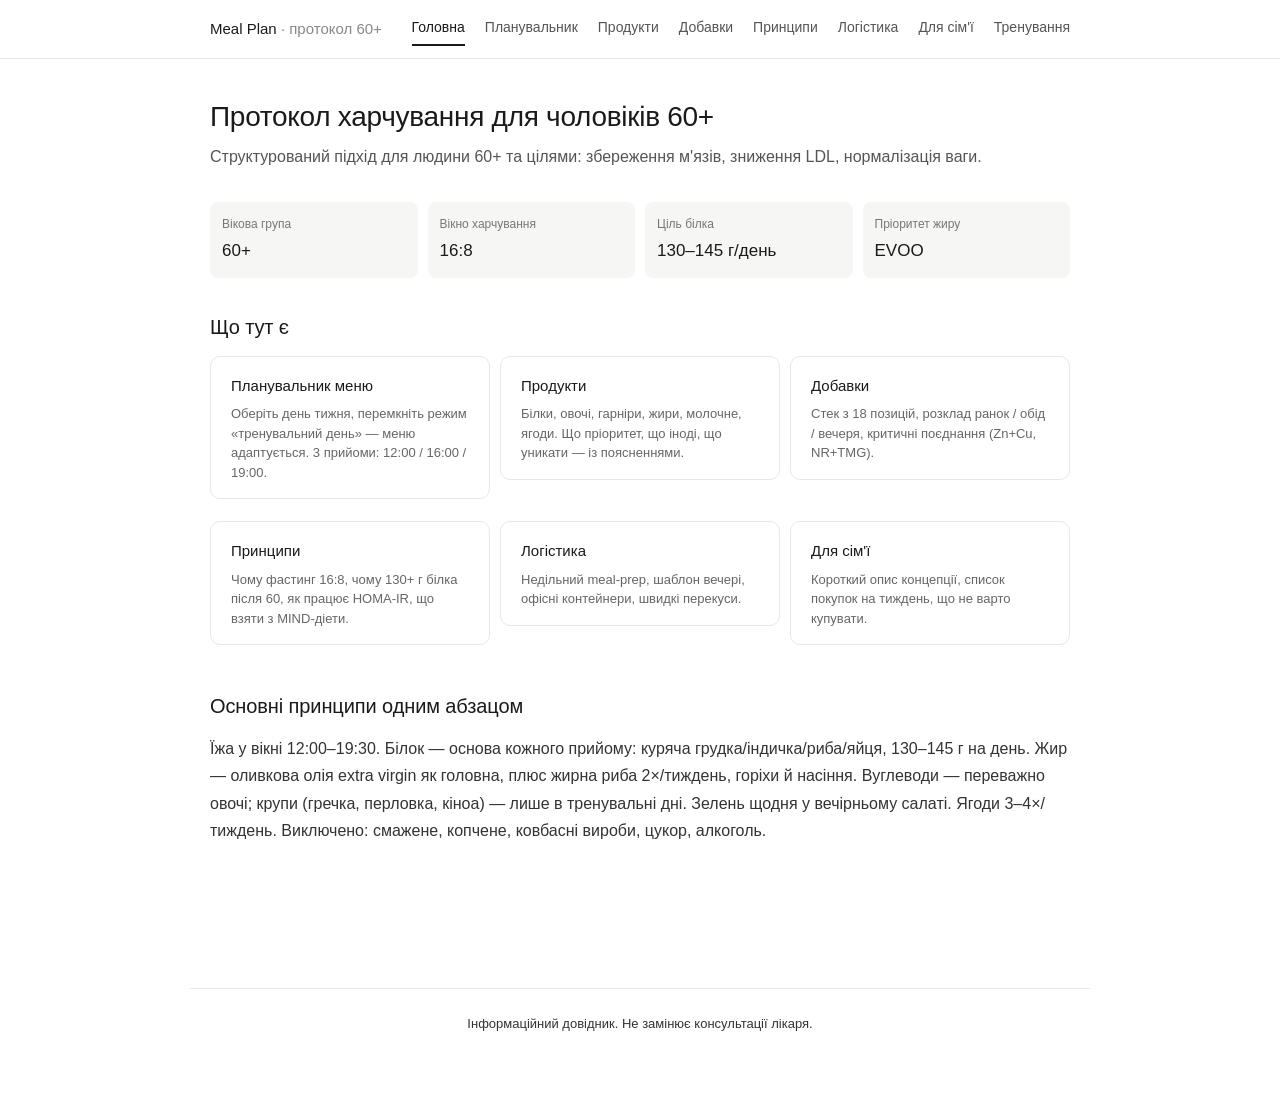
<file: index.html>
<!DOCTYPE html>
<html lang="uk">
<head>
  <meta charset="UTF-8">
  <meta name="viewport" content="width=device-width, initial-scale=1.0">
  <title>Головна · Meal Plan</title>
  <meta name="description" content="Протокол харчування для чоловіків 60+. Меню на тиждень, продукти, добавки, принципи.">
  <link rel="stylesheet" href="style.css">
</head>
<body>
<header class="topnav">
  <div class="topnav-inner">
    <a href="index.html" class="logo">Meal Plan <span>· протокол 60+</span></a>
    <button class="menu-toggle" aria-label="Меню">Меню</button>
    <nav class="navlinks">
      <a href="index.html" class="active">Головна</a>
      <a href="planner.html">Планувальник</a>
      <a href="products.html">Продукти</a>
      <a href="supplements.html">Добавки</a>
      <a href="principles.html">Принципи</a>
      <a href="recipes.html">Логістика</a>
      <a href="family.html">Для сім'ї</a>
      <a href="training.html">Тренування</a>
    </nav>
  </div>
</header>

<main class="container">

<h1>Протокол харчування для чоловіків 60+</h1>
<p class="lead">Структурований підхід для людини 60+ та цілями: збереження м'язів, зниження LDL, нормалізація ваги.</p>

<div class="metrics">
  <div class="metric"><div class="label">Вікова група</div><div class="value">60+</div></div>
  <div class="metric"><div class="label">Вікно харчування</div><div class="value">16:8</div></div>
  <div class="metric"><div class="label">Ціль білка</div><div class="value">130–145 г/день</div></div>
  <div class="metric"><div class="label">Пріоритет жиру</div><div class="value">EVOO</div></div>
</div>

<h2>Що тут є</h2>
<div class="card-grid">
  <a href="planner.html" style="text-decoration:none; color:inherit;">
    <div class="card">
      <div class="card-title"><strong>Планувальник меню</strong></div>
      <div class="card-sub">Оберіть день тижня, перемкніть режим «тренувальний день» — меню адаптується. 3 прийоми: 12:00 / 16:00 / 19:00.</div>
    </div>
  </a>
  <a href="products.html" style="text-decoration:none; color:inherit;">
    <div class="card">
      <div class="card-title"><strong>Продукти</strong></div>
      <div class="card-sub">Білки, овочі, гарніри, жири, молочне, ягоди. Що пріоритет, що іноді, що уникати — із поясненнями.</div>
    </div>
  </a>
  <a href="supplements.html" style="text-decoration:none; color:inherit;">
    <div class="card">
      <div class="card-title"><strong>Добавки</strong></div>
      <div class="card-sub">Стек з 18 позицій, розклад ранок / обід / вечеря, критичні поєднання (Zn+Cu, NR+TMG).</div>
    </div>
  </a>
  <a href="principles.html" style="text-decoration:none; color:inherit;">
    <div class="card">
      <div class="card-title"><strong>Принципи</strong></div>
      <div class="card-sub">Чому фастинг 16:8, чому 130+ г білка після 60, як працює HOMA-IR, що взяти з MIND-діети.</div>
    </div>
  </a>
  <a href="recipes.html" style="text-decoration:none; color:inherit;">
    <div class="card">
      <div class="card-title"><strong>Логістика</strong></div>
      <div class="card-sub">Недільний meal-prep, шаблон вечері, офісні контейнери, швидкі перекуси.</div>
    </div>
  </a>
  <a href="family.html" style="text-decoration:none; color:inherit;">
    <div class="card">
      <div class="card-title"><strong>Для сім'ї</strong></div>
      <div class="card-sub">Короткий опис концепції, список покупок на тиждень, що не варто купувати.</div>
    </div>
  </a>
</div>

<h2>Основні принципи одним абзацом</h2>
<p>Їжа у вікні 12:00–19:30. Білок — основа кожного прийому: куряча грудка/індичка/риба/яйця, 130–145 г на день. Жир — оливкова олія extra virgin як головна, плюс жирна риба 2×/тиждень, горіхи й насіння. Вуглеводи — переважно овочі; крупи (гречка, перловка, кіноа) — лише в тренувальні дні. Зелень щодня у вечірньому салаті. Ягоди 3–4×/тиждень. Виключено: смажене, копчене, ковбасні вироби, цукор, алкоголь.</p>

</main>

<footer class="footer container">
  <p>Інформаційний довідник. Не замінює консультації лікаря.</p>
</footer>

<script src="script.js"></script>
</body>
</html>
</file>
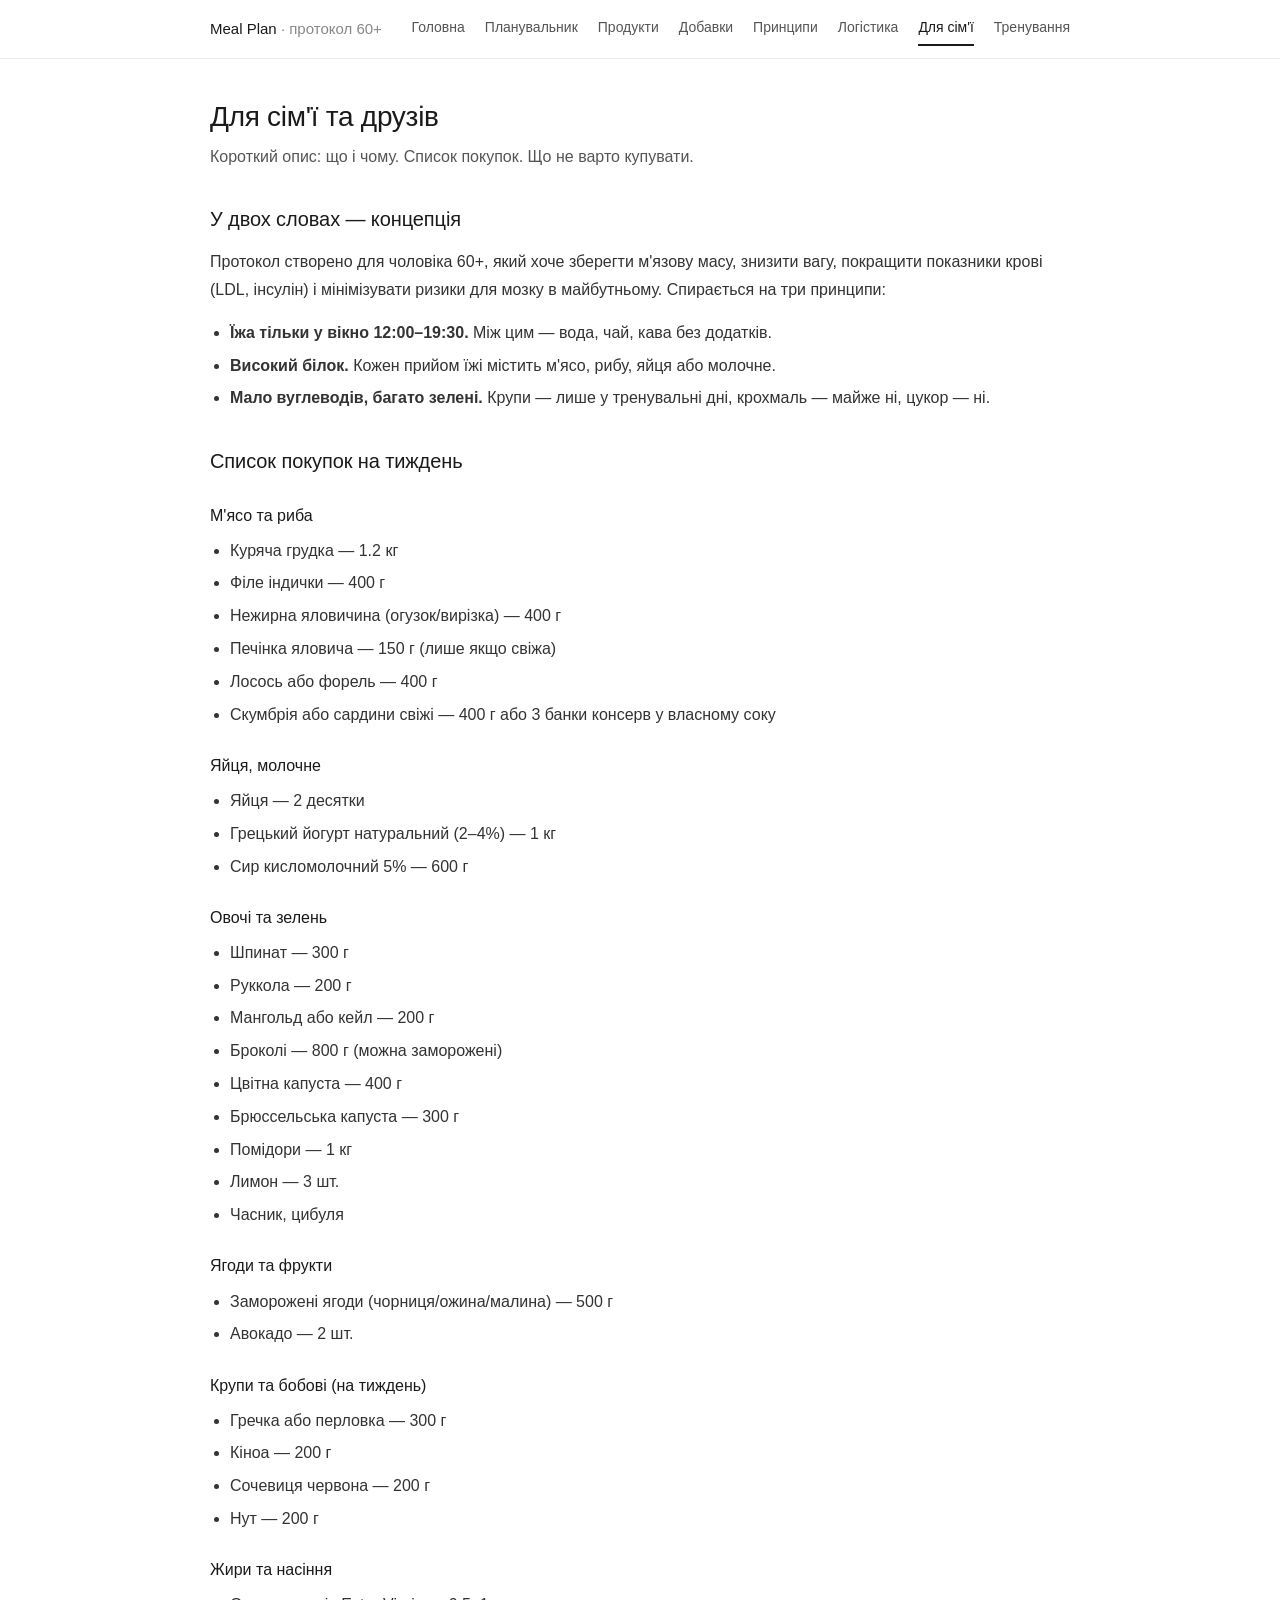
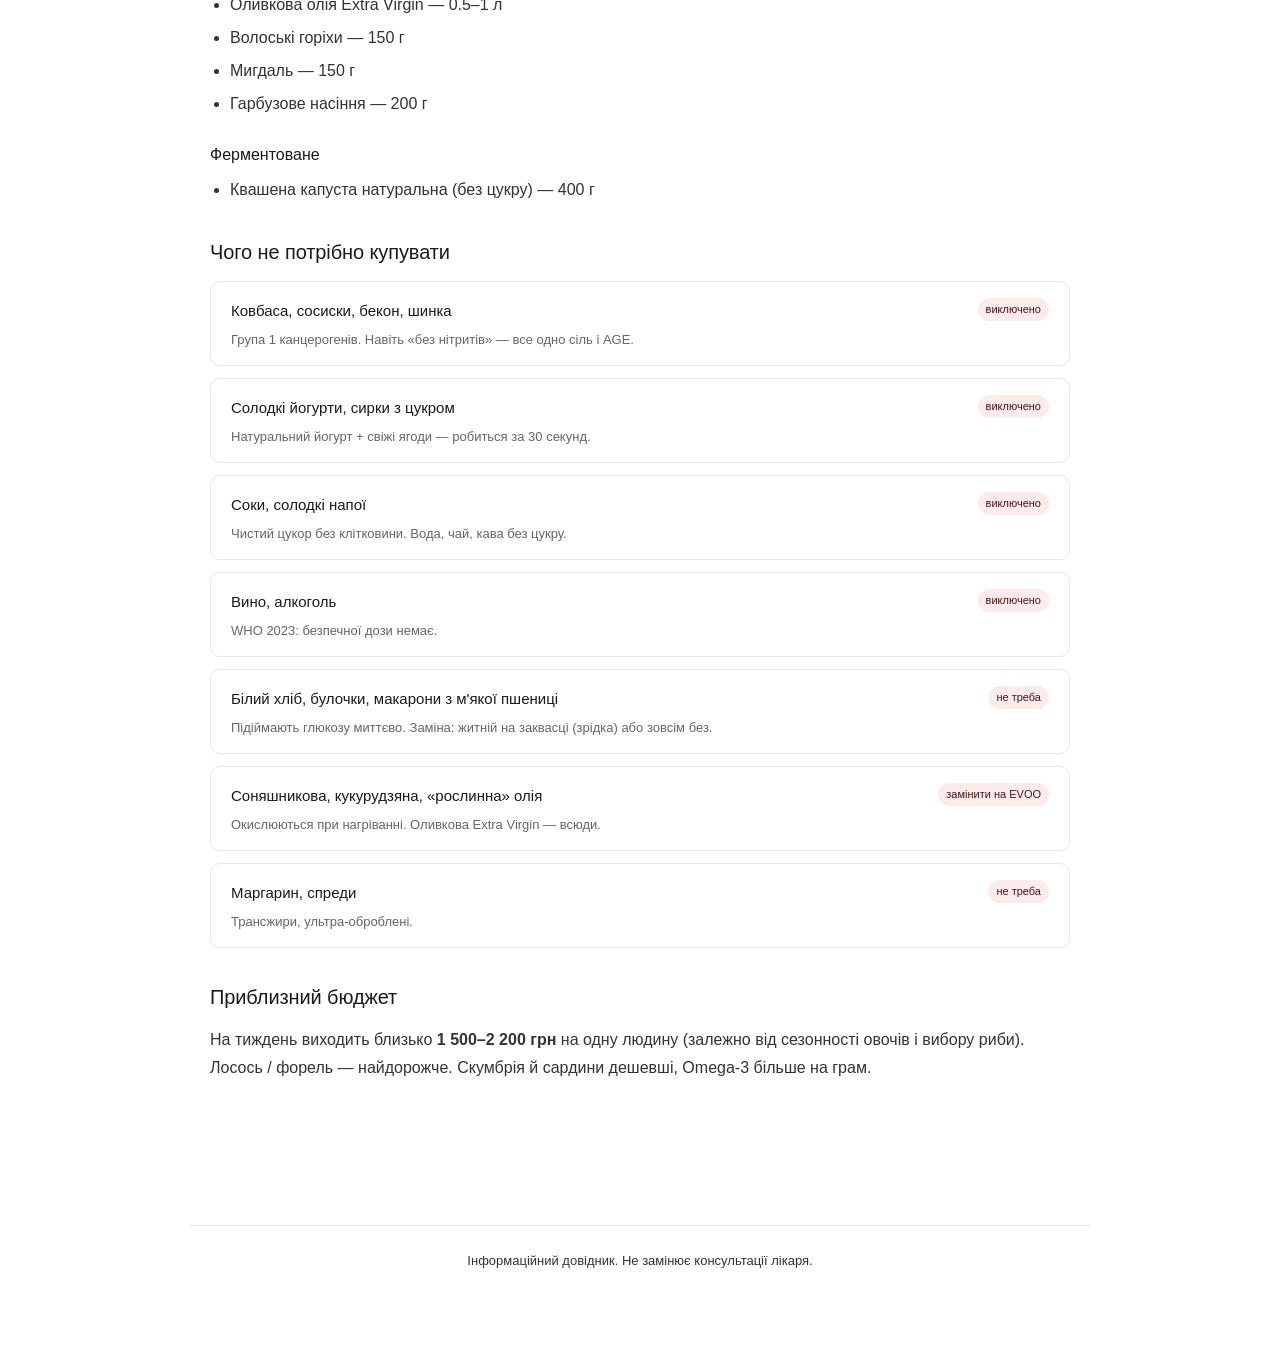
<file: family.html>
<!DOCTYPE html>
<html lang="uk">
<head>
  <meta charset="UTF-8">
  <meta name="viewport" content="width=device-width, initial-scale=1.0">
  <title>Для сім'ї · Meal Plan</title>
  <meta name="description" content="Протокол харчування для чоловіків 60+ з інсулінорезистентністю. Меню на тиждень, продукти, добавки, принципи.">
  <link rel="stylesheet" href="style.css">
</head>
<body>
<header class="topnav">
  <div class="topnav-inner">
    <a href="index.html" class="logo">Meal Plan <span>· протокол 60+</span></a>
    <button class="menu-toggle" aria-label="Меню">Меню</button>
    <nav class="navlinks">
      <a href="index.html">Головна</a>
      <a href="planner.html">Планувальник</a>
      <a href="products.html">Продукти</a>
      <a href="supplements.html">Добавки</a>
      <a href="principles.html">Принципи</a>
      <a href="recipes.html">Логістика</a>
      <a href="family.html" class="active">Для сім'ї</a>
      <a href="training.html">Тренування</a>
    </nav>
  </div>
</header>

<main class="container">

<h1>Для сім'ї та друзів</h1>
<p class="lead">Короткий опис: що і чому. Список покупок. Що не варто купувати.</p>

<h2>У двох словах — концепція</h2>
<p>Протокол створено для чоловіка 60+, який хоче зберегти м'язову масу, знизити вагу, покращити показники крові (LDL, інсулін) і мінімізувати ризики для мозку в майбутньому. Спирається на три принципи:</p>
<ul>
  <li><strong>Їжа тільки у вікно 12:00–19:30.</strong> Між цим — вода, чай, кава без додатків.</li>
  <li><strong>Високий білок.</strong> Кожен прийом їжі містить м'ясо, рибу, яйця або молочне.</li>
  <li><strong>Мало вуглеводів, багато зелені.</strong> Крупи — лише у тренувальні дні, крохмаль — майже ні, цукор — ні.</li>
</ul>

<h2>Список покупок на тиждень</h2>

<h3>М'ясо та риба</h3>
<ul>
  <li>Куряча грудка — 1.2 кг</li>
  <li>Філе індички — 400 г</li>
  <li>Нежирна яловичина (огузок/вирізка) — 400 г</li>
  <li>Печінка яловича — 150 г (лише якщо свіжа)</li>
  <li>Лосось або форель — 400 г</li>
  <li>Скумбрія або сардини свіжі — 400 г або 3 банки консерв у власному соку</li>
</ul>

<h3>Яйця, молочне</h3>
<ul>
  <li>Яйця — 2 десятки</li>
  <li>Грецький йогурт натуральний (2–4%) — 1 кг</li>
  <li>Сир кисломолочний 5% — 600 г</li>
</ul>

<h3>Овочі та зелень</h3>
<ul>
  <li>Шпинат — 300 г</li>
  <li>Руккола — 200 г</li>
  <li>Мангольд або кейл — 200 г</li>
  <li>Броколі — 800 г (можна заморожені)</li>
  <li>Цвітна капуста — 400 г</li>
  <li>Брюссельська капуста — 300 г</li>
  <li>Помідори — 1 кг</li>
  <li>Лимон — 3 шт.</li>
  <li>Часник, цибуля</li>
</ul>

<h3>Ягоди та фрукти</h3>
<ul>
  <li>Заморожені ягоди (чорниця/ожина/малина) — 500 г</li>
  <li>Авокадо — 2 шт.</li>
</ul>

<h3>Крупи та бобові (на тиждень)</h3>
<ul>
  <li>Гречка або перловка — 300 г</li>
  <li>Кіноа — 200 г</li>
  <li>Сочевиця червона — 200 г</li>
  <li>Нут — 200 г</li>
</ul>

<h3>Жири та насіння</h3>
<ul>
  <li>Оливкова олія Extra Virgin — 0.5–1 л</li>
  <li>Волоські горіхи — 150 г</li>
  <li>Мигдаль — 150 г</li>
  <li>Гарбузове насіння — 200 г</li>
</ul>

<h3>Ферментоване</h3>
<ul>
  <li>Квашена капуста натуральна (без цукру) — 400 г</li>
</ul>

<h2>Чого не потрібно купувати</h2>

<div class="card">
  <div class="card-title"><strong>Ковбаса, сосиски, бекон, шинка</strong><span class="badge badge-bad">виключено</span></div>
  <div class="card-sub">Група 1 канцерогенів. Навіть «без нітритів» — все одно сіль і AGE.</div>
</div>

<div class="card">
  <div class="card-title"><strong>Солодкі йогурти, сирки з цукром</strong><span class="badge badge-bad">виключено</span></div>
  <div class="card-sub">Натуральний йогурт + свіжі ягоди — робиться за 30 секунд.</div>
</div>

<div class="card">
  <div class="card-title"><strong>Соки, солодкі напої</strong><span class="badge badge-bad">виключено</span></div>
  <div class="card-sub">Чистий цукор без клітковини. Вода, чай, кава без цукру.</div>
</div>

<div class="card">
  <div class="card-title"><strong>Вино, алкоголь</strong><span class="badge badge-bad">виключено</span></div>
  <div class="card-sub">WHO 2023: безпечної дози немає.</div>
</div>

<div class="card">
  <div class="card-title"><strong>Білий хліб, булочки, макарони з м'якої пшениці</strong><span class="badge badge-bad">не треба</span></div>
  <div class="card-sub">Підіймають глюкозу миттєво. Заміна: житній на заквасці (зрідка) або зовсім без.</div>
</div>

<div class="card">
  <div class="card-title"><strong>Соняшникова, кукурудзяна, «рослинна» олія</strong><span class="badge badge-bad">замінити на EVOO</span></div>
  <div class="card-sub">Окислюються при нагріванні. Оливкова Extra Virgin — всюди.</div>
</div>

<div class="card">
  <div class="card-title"><strong>Маргарин, спреди</strong><span class="badge badge-bad">не треба</span></div>
  <div class="card-sub">Трансжири, ультра-оброблені.</div>
</div>

<h2>Приблизний бюджет</h2>
<p>На тиждень виходить близько <strong>1 500–2 200 грн</strong> на одну людину (залежно від сезонності овочів і вибору риби). Лосось / форель — найдорожче. Скумбрія й сардини дешевші, Omega-3 більше на грам.</p>

</main>

<footer class="footer container">
  <p>Інформаційний довідник. Не замінює консультації лікаря.</p>
</footer>

<script src="script.js"></script>
</body>
</html>
</file>
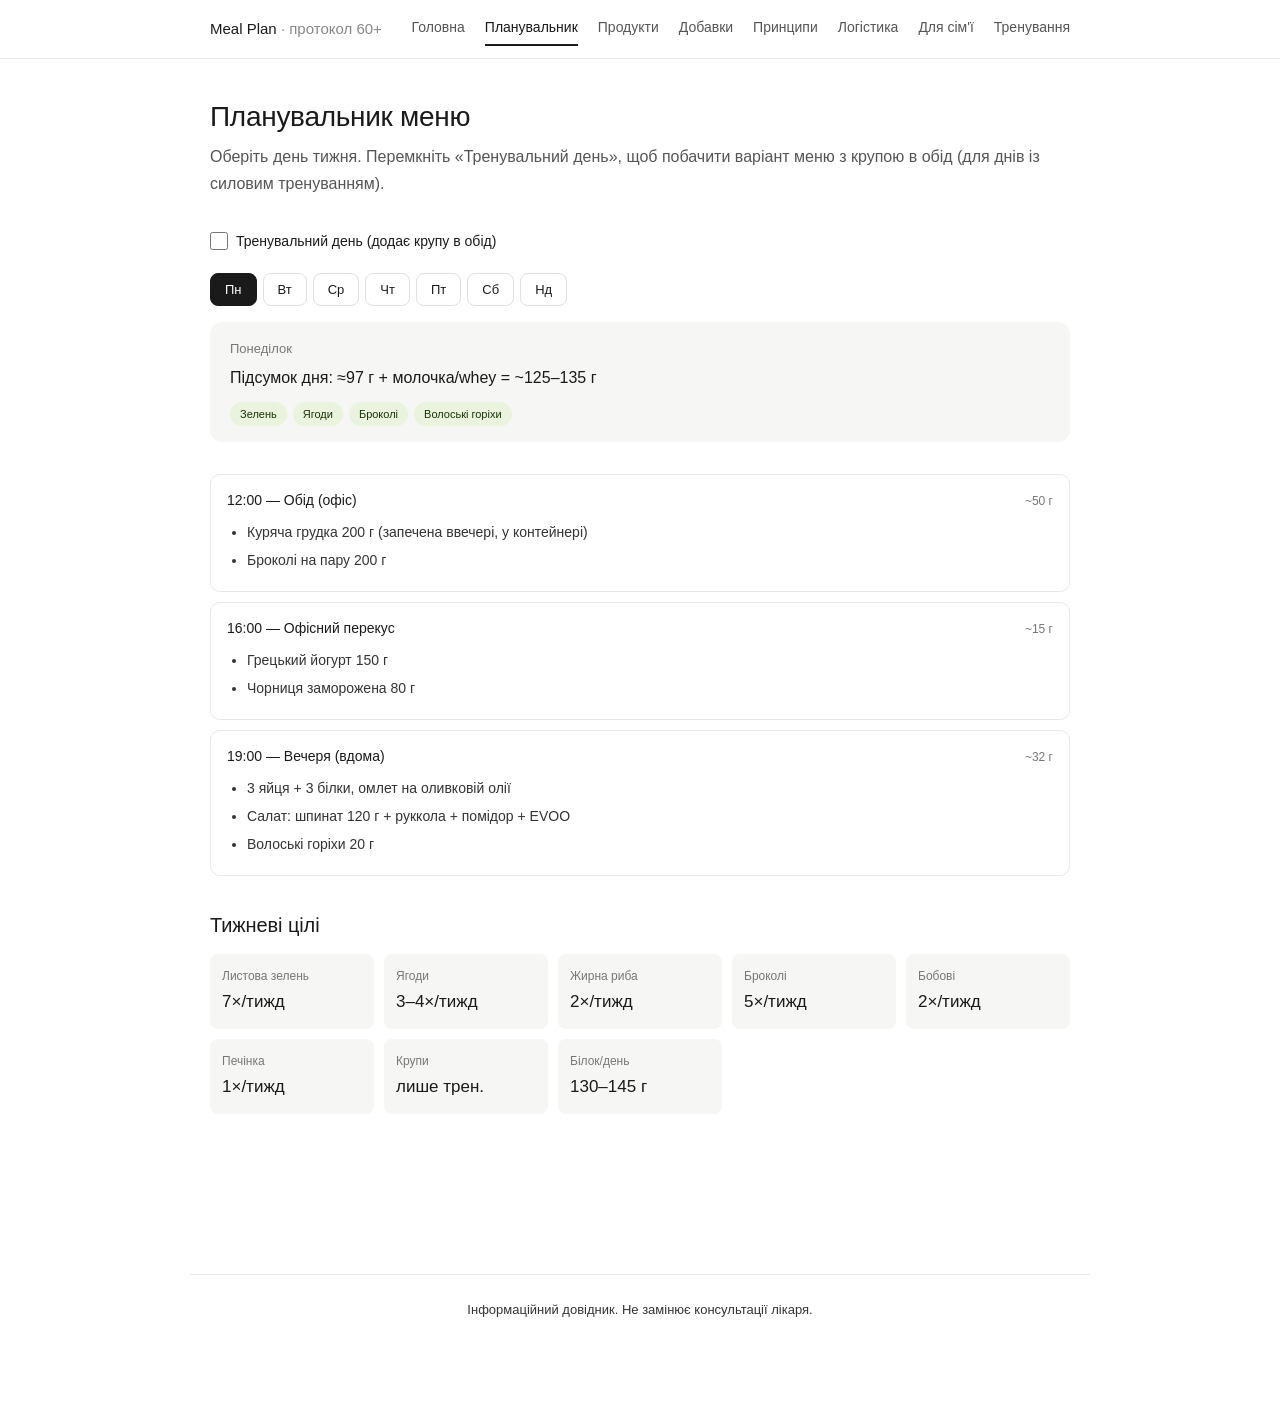
<file: planner.html>
<!DOCTYPE html>
<html lang="uk">
<head>
  <meta charset="UTF-8">
  <meta name="viewport" content="width=device-width, initial-scale=1.0">
  <title>Планувальник меню · Meal Plan</title>
  <meta name="description" content="Протокол харчування для чоловіків 60+ з інсулінорезистентністю. Меню на тиждень, продукти, добавки, принципи.">
  <link rel="stylesheet" href="style.css">
</head>
<body>
<header class="topnav">
  <div class="topnav-inner">
    <a href="index.html" class="logo">Meal Plan <span>· протокол 60+</span></a>
    <button class="menu-toggle" aria-label="Меню">Меню</button>
    <nav class="navlinks">
      <a href="index.html">Головна</a>
      <a href="planner.html" class="active">Планувальник</a>
      <a href="products.html">Продукти</a>
      <a href="supplements.html">Добавки</a>
      <a href="principles.html">Принципи</a>
      <a href="recipes.html">Логістика</a>
      <a href="family.html">Для сім'ї</a>
      <a href="training.html">Тренування</a>
    </nav>
  </div>
</header>

<main class="container">

<h1>Планувальник меню</h1>
<p class="lead">Оберіть день тижня. Перемкніть «Тренувальний день», щоб побачити варіант меню з крупою в обід (для днів із силовим тренуванням).</p>

<div style="display: flex; align-items: center; gap: 12px; margin-bottom: 1.25rem; flex-wrap: wrap;">
  <label style="display: flex; align-items: center; gap: 8px; cursor: pointer; font-size: 14px;">
    <input type="checkbox" id="training-toggle" style="width: 18px; height: 18px; cursor: pointer;">
    <span>Тренувальний день (додає крупу в обід)</span>
  </label>
</div>

<div class="day-btns">
  <button class="day-btn active" data-day="mon">Пн</button>
  <button class="day-btn" data-day="tue">Вт</button>
  <button class="day-btn" data-day="wed">Ср</button>
  <button class="day-btn" data-day="thu">Чт</button>
  <button class="day-btn" data-day="fri">Пт</button>
  <button class="day-btn" data-day="sat">Сб</button>
  <button class="day-btn" data-day="sun">Нд</button>
</div>

<div id="day-content"></div>

<h2>Тижневі цілі</h2>
<div class="metrics">
  <div class="metric"><div class="label">Листова зелень</div><div class="value">7×/тижд</div></div>
  <div class="metric"><div class="label">Ягоди</div><div class="value">3–4×/тижд</div></div>
  <div class="metric"><div class="label">Жирна риба</div><div class="value">2×/тижд</div></div>
  <div class="metric"><div class="label">Броколі</div><div class="value">5×/тижд</div></div>
  <div class="metric"><div class="label">Бобові</div><div class="value">2×/тижд</div></div>
  <div class="metric"><div class="label">Печінка</div><div class="value">1×/тижд</div></div>
  <div class="metric"><div class="label">Крупи</div><div class="value">лише трен.</div></div>
  <div class="metric"><div class="label">Білок/день</div><div class="value">130–145 г</div></div>
</div>

</main>

<footer class="footer container">
  <p>Інформаційний довідник. Не замінює консультації лікаря.</p>
</footer>

<script src="script.js"></script>
</body>
</html>
</file>
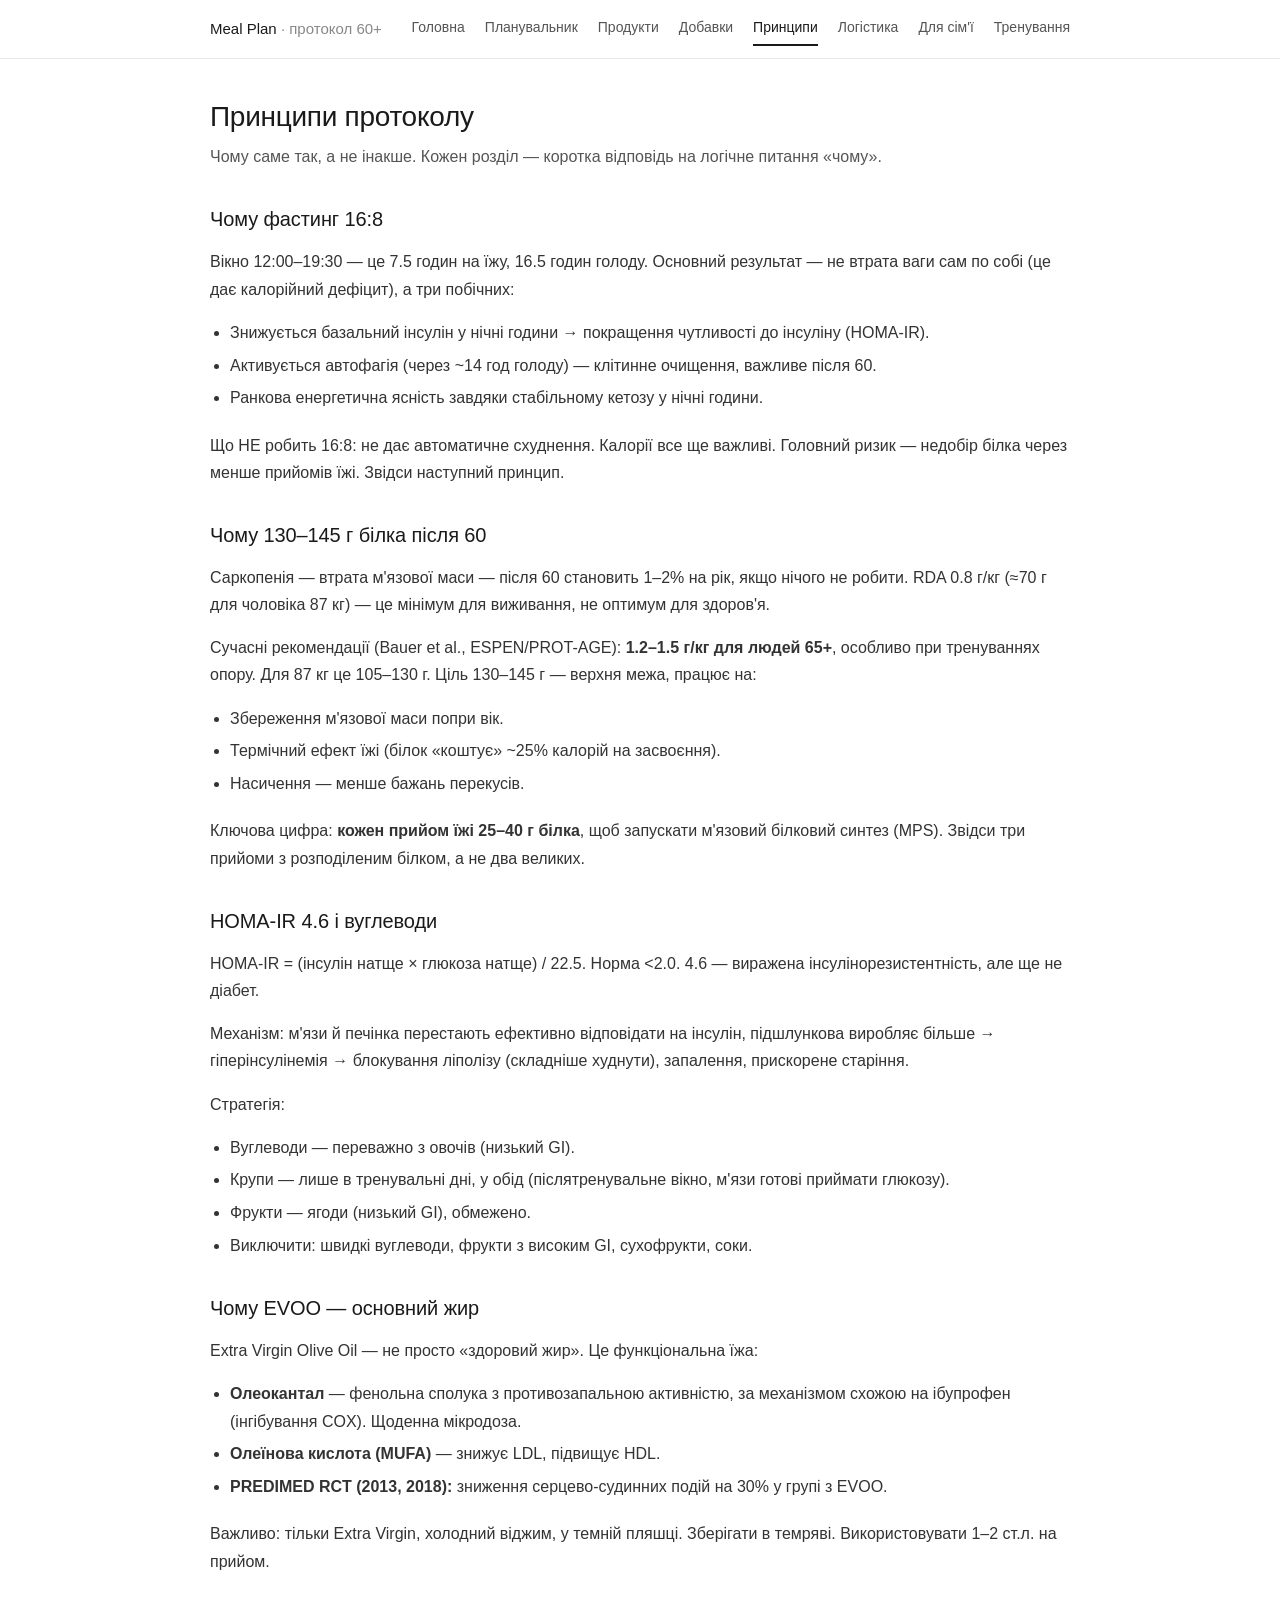
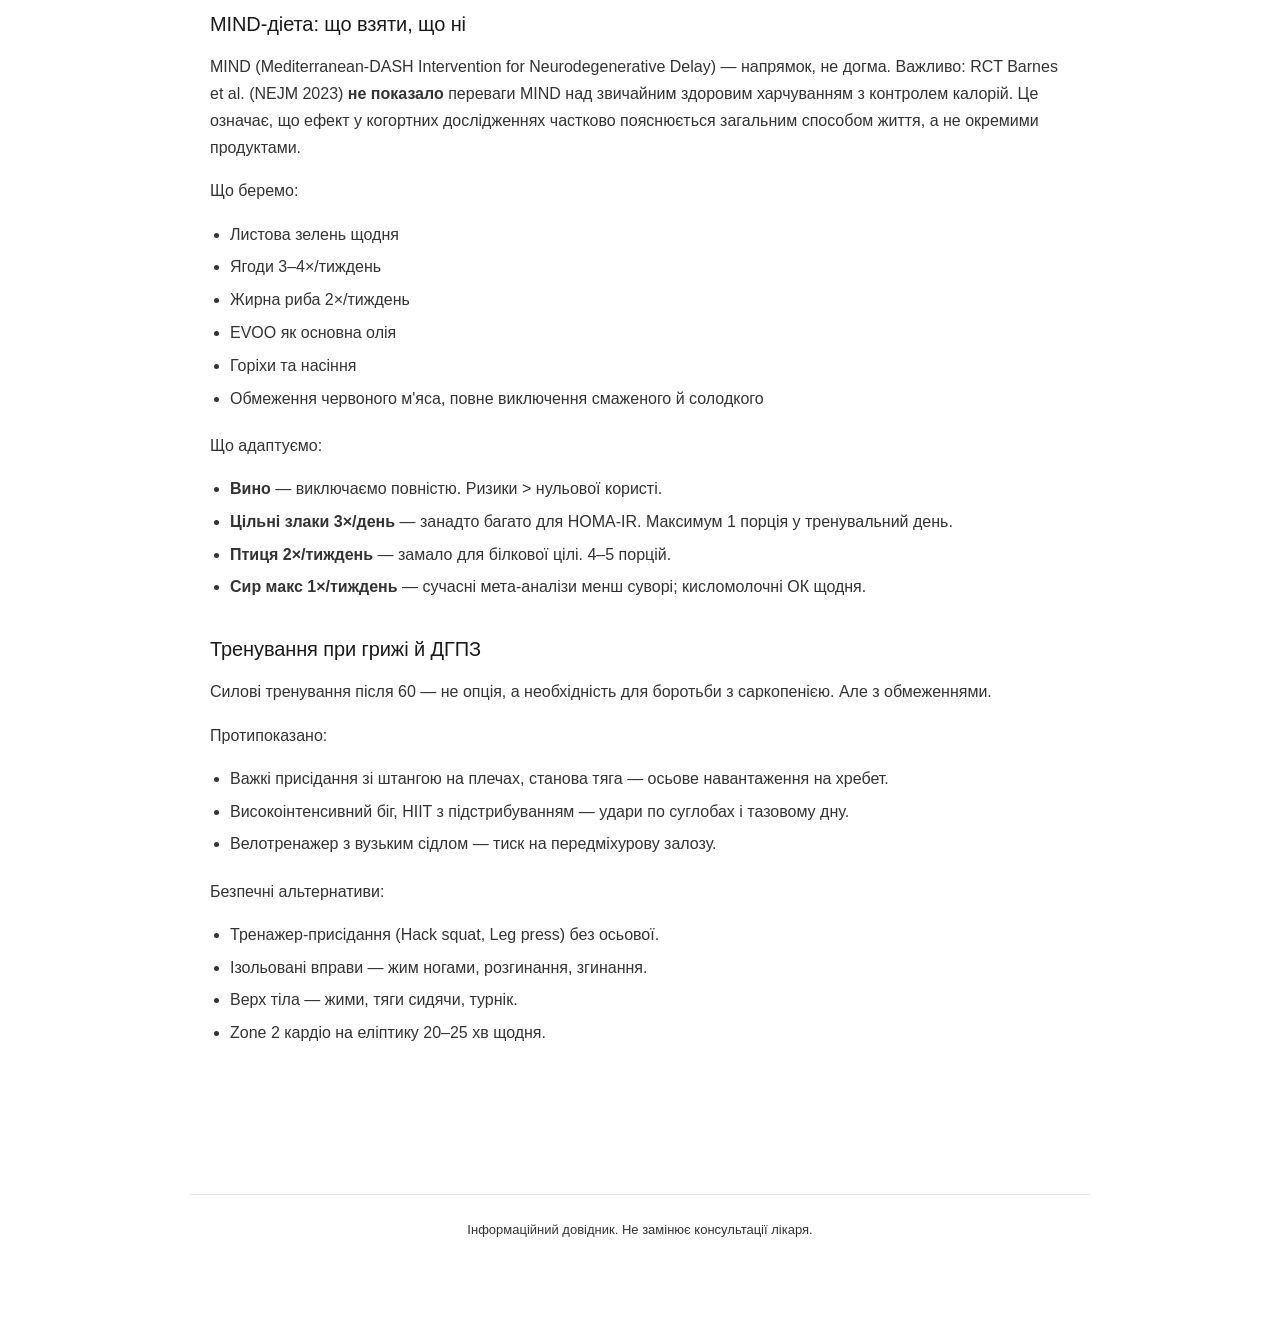
<file: principles.html>
<!DOCTYPE html>
<html lang="uk">
<head>
  <meta charset="UTF-8">
  <meta name="viewport" content="width=device-width, initial-scale=1.0">
  <title>Принципи · Meal Plan</title>
  <meta name="description" content="Протокол харчування для чоловіків 60+ з інсулінорезистентністю. Меню на тиждень, продукти, добавки, принципи.">
  <link rel="stylesheet" href="style.css">
</head>
<body>
<header class="topnav">
  <div class="topnav-inner">
    <a href="index.html" class="logo">Meal Plan <span>· протокол 60+</span></a>
    <button class="menu-toggle" aria-label="Меню">Меню</button>
    <nav class="navlinks">
      <a href="index.html">Головна</a>
      <a href="planner.html">Планувальник</a>
      <a href="products.html">Продукти</a>
      <a href="supplements.html">Добавки</a>
      <a href="principles.html" class="active">Принципи</a>
      <a href="recipes.html">Логістика</a>
      <a href="family.html">Для сім'ї</a>
      <a href="training.html">Тренування</a>
    </nav>
  </div>
</header>

<main class="container">

<h1>Принципи протоколу</h1>
<p class="lead">Чому саме так, а не інакше. Кожен розділ — коротка відповідь на логічне питання «чому».</p>

<h2>Чому фастинг 16:8</h2>
<p>Вікно 12:00–19:30 — це 7.5 годин на їжу, 16.5 годин голоду. Основний результат — не втрата ваги сам по собі (це дає калорійний дефіцит), а три побічних:</p>
<ul>
  <li>Знижується базальний інсулін у нічні години → покращення чутливості до інсуліну (HOMA-IR).</li>
  <li>Активується автофагія (через ~14 год голоду) — клітинне очищення, важливе після 60.</li>
  <li>Ранкова енергетична ясність завдяки стабільному кетозу у нічні години.</li>
</ul>
<p>Що НЕ робить 16:8: не дає автоматичне схуднення. Калорії все ще важливі. Головний ризик — недобір білка через менше прийомів їжі. Звідси наступний принцип.</p>

<h2>Чому 130–145 г білка після 60</h2>
<p>Саркопенія — втрата м'язової маси — після 60 становить 1–2% на рік, якщо нічого не робити. RDA 0.8 г/кг (≈70 г для чоловіка 87 кг) — це мінімум для виживання, не оптимум для здоров'я.</p>
<p>Сучасні рекомендації (Bauer et al., ESPEN/PROT-AGE): <strong>1.2–1.5 г/кг для людей 65+</strong>, особливо при тренуваннях опору. Для 87 кг це 105–130 г. Ціль 130–145 г — верхня межа, працює на:</p>
<ul>
  <li>Збереження м'язової маси попри вік.</li>
  <li>Термічний ефект їжі (білок «коштує» ~25% калорій на засвоєння).</li>
  <li>Насичення — менше бажань перекусів.</li>
</ul>
<p>Ключова цифра: <strong>кожен прийом їжі 25–40 г білка</strong>, щоб запускати м'язовий білковий синтез (MPS). Звідси три прийоми з розподіленим білком, а не два великих.</p>

<h2>HOMA-IR 4.6 і вуглеводи</h2>
<p>HOMA-IR = (інсулін натще × глюкоза натще) / 22.5. Норма &lt;2.0. 4.6 — виражена інсулінорезистентність, але ще не діабет.</p>
<p>Механізм: м'язи й печінка перестають ефективно відповідати на інсулін, підшлункова виробляє більше → гіперінсулінемія → блокування ліполізу (складніше худнути), запалення, прискорене старіння.</p>
<p>Стратегія:</p>
<ul>
  <li>Вуглеводи — переважно з овочів (низький GI).</li>
  <li>Крупи — лише в тренувальні дні, у обід (післятренувальне вікно, м'язи готові приймати глюкозу).</li>
  <li>Фрукти — ягоди (низький GI), обмежено.</li>
  <li>Виключити: швидкі вуглеводи, фрукти з високим GI, сухофрукти, соки.</li>
</ul>

<h2>Чому EVOO — основний жир</h2>
<p>Extra Virgin Olive Oil — не просто «здоровий жир». Це функціональна їжа:</p>
<ul>
  <li><strong>Олеокантал</strong> — фенольна сполука з противозапальною активністю, за механізмом схожою на ібупрофен (інгібування COX). Щоденна мікродоза.</li>
  <li><strong>Олеїнова кислота (MUFA)</strong> — знижує LDL, підвищує HDL.</li>
  <li><strong>PREDIMED RCT (2013, 2018):</strong> зниження серцево-судинних подій на 30% у групі з EVOO.</li>
</ul>
<p>Важливо: тільки Extra Virgin, холодний віджим, у темній пляшці. Зберігати в темряві. Використовувати 1–2 ст.л. на прийом.</p>

<h2>MIND-діета: що взяти, що ні</h2>
<p>MIND (Mediterranean-DASH Intervention for Neurodegenerative Delay) — напрямок, не догма. Важливо: RCT Barnes et al. (NEJM 2023) <strong>не показало</strong> переваги MIND над звичайним здоровим харчуванням з контролем калорій. Це означає, що ефект у когортних дослідженнях частково пояснюється загальним способом життя, а не окремими продуктами.</p>
<p>Що беремо:</p>
<ul>
  <li>Листова зелень щодня</li>
  <li>Ягоди 3–4×/тиждень</li>
  <li>Жирна риба 2×/тиждень</li>
  <li>EVOO як основна олія</li>
  <li>Горіхи та насіння</li>
  <li>Обмеження червоного м'яса, повне виключення смаженого й солодкого</li>
</ul>
<p>Що адаптуємо:</p>
<ul>
  <li><strong>Вино</strong> — виключаємо повністю. Ризики &gt; нульової користі.</li>
  <li><strong>Цільні злаки 3×/день</strong> — занадто багато для HOMA-IR. Максимум 1 порція у тренувальний день.</li>
  <li><strong>Птиця 2×/тиждень</strong> — замало для білкової цілі. 4–5 порцій.</li>
  <li><strong>Сир макс 1×/тиждень</strong> — сучасні мета-аналізи менш суворі; кисломолочні ОК щодня.</li>
</ul>

<h2>Тренування при грижі й ДГПЗ</h2>
<p>Силові тренування після 60 — не опція, а необхідність для боротьби з саркопенією. Але з обмеженнями.</p>
<p>Протипоказано:</p>
<ul>
  <li>Важкі присідання зі штангою на плечах, станова тяга — осьове навантаження на хребет.</li>
  <li>Високоінтенсивний біг, HIIT з підстрибуванням — удари по суглобах і тазовому дну.</li>
  <li>Велотренажер з вузьким сідлом — тиск на передміхурову залозу.</li>
</ul>
<p>Безпечні альтернативи:</p>
<ul>
  <li>Тренажер-присідання (Hack squat, Leg press) без осьової.</li>
  <li>Ізольовані вправи — жим ногами, розгинання, згинання.</li>
  <li>Верх тіла — жими, тяги сидячи, турнік.</li>
  <li>Zone 2 кардіо на еліптику 20–25 хв щодня.</li>
</ul>

</main>

<footer class="footer container">
  <p>Інформаційний довідник. Не замінює консультації лікаря.</p>
</footer>

<script src="script.js"></script>
</body>
</html>
</file>
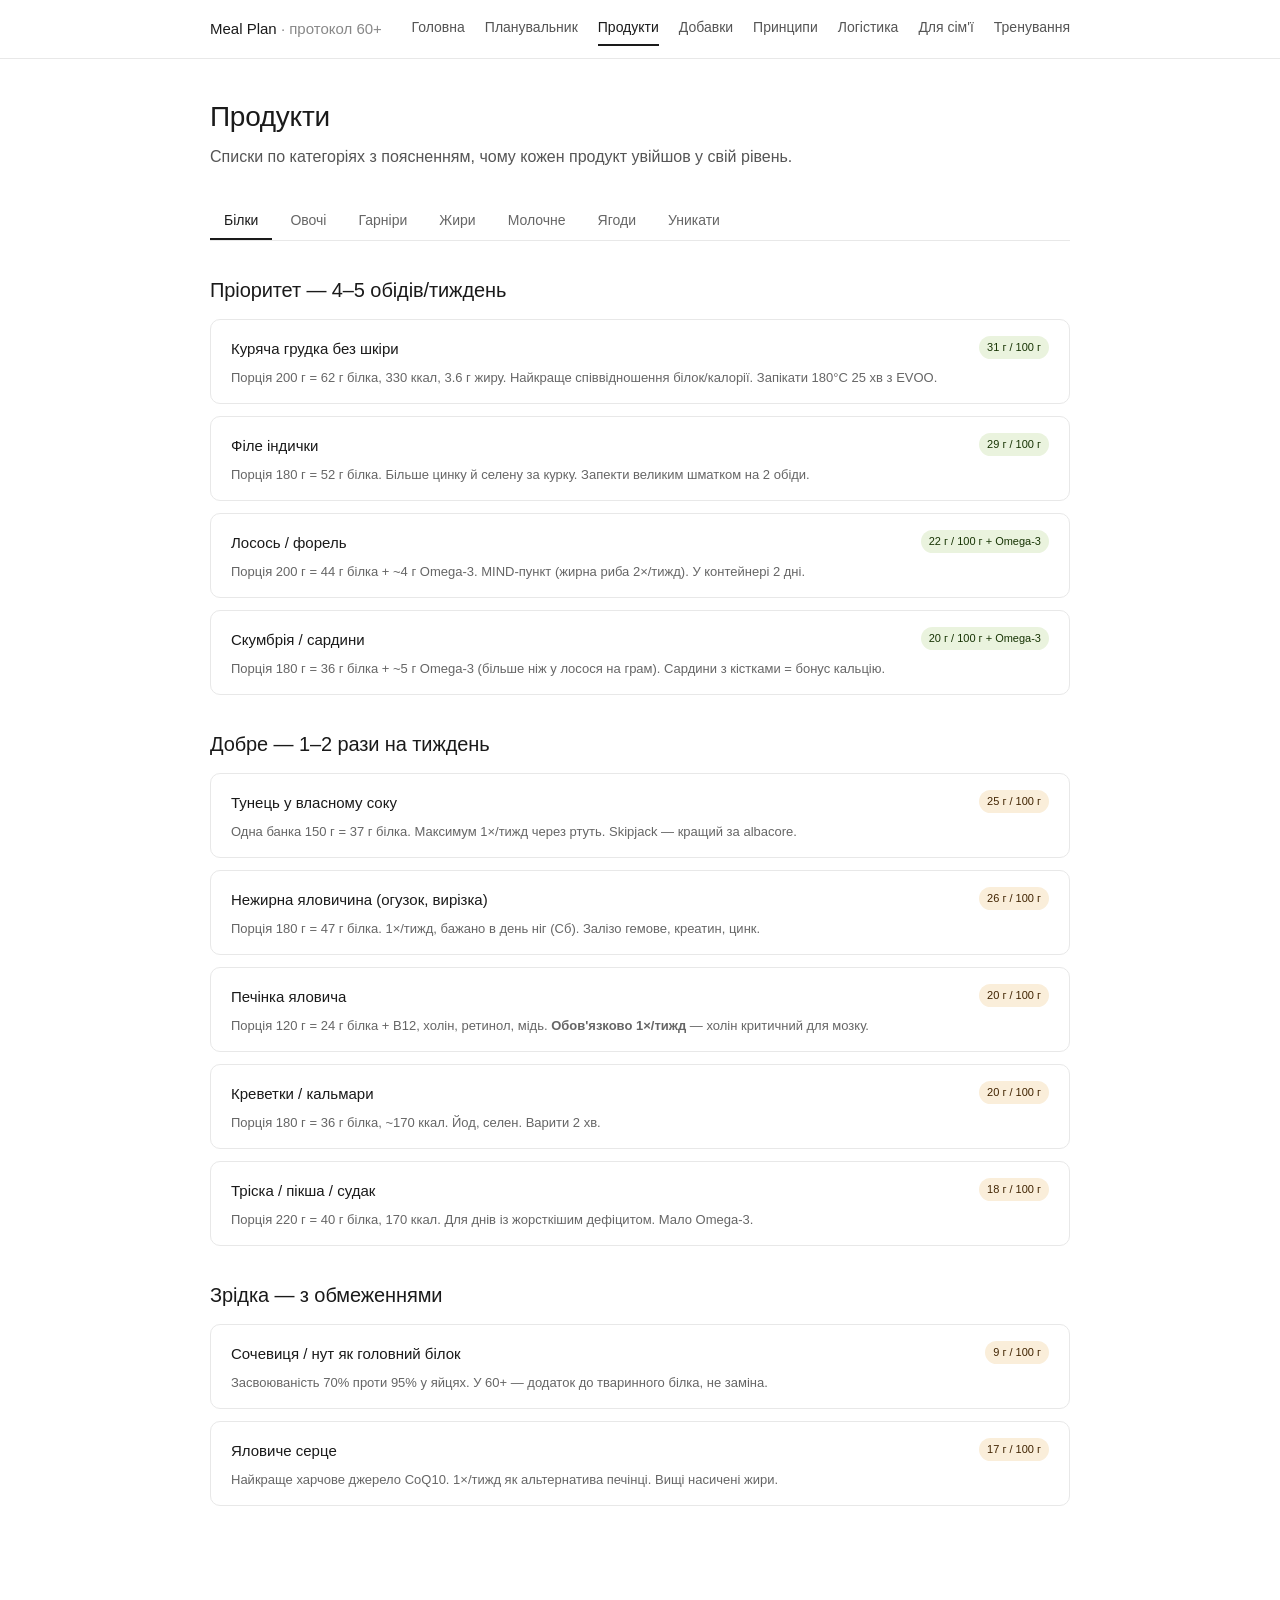
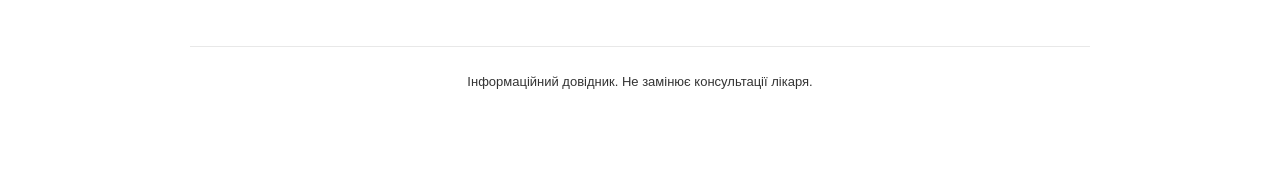
<file: products.html>
<!DOCTYPE html>
<html lang="uk">
<head>
  <meta charset="UTF-8">
  <meta name="viewport" content="width=device-width, initial-scale=1.0">
  <title>Продукти · Meal Plan</title>
  <meta name="description" content="Протокол харчування для чоловіків 60+ з інсулінорезистентністю. Меню на тиждень, продукти, добавки, принципи.">
  <link rel="stylesheet" href="style.css">
</head>
<body>
<header class="topnav">
  <div class="topnav-inner">
    <a href="index.html" class="logo">Meal Plan <span>· протокол 60+</span></a>
    <button class="menu-toggle" aria-label="Меню">Меню</button>
    <nav class="navlinks">
      <a href="index.html">Головна</a>
      <a href="planner.html">Планувальник</a>
      <a href="products.html" class="active">Продукти</a>
      <a href="supplements.html">Добавки</a>
      <a href="principles.html">Принципи</a>
      <a href="recipes.html">Логістика</a>
      <a href="family.html">Для сім'ї</a>
      <a href="training.html">Тренування</a>
    </nav>
  </div>
</header>

<main class="container">

<h1>Продукти</h1>
<p class="lead">Списки по категоріях з поясненням, чому кожен продукт увійшов у свій рівень.</p>

<div class="tabs">
  <button class="tab-btn active" data-tab="protein">Білки</button>
  <button class="tab-btn" data-tab="veg">Овочі</button>
  <button class="tab-btn" data-tab="sides">Гарніри</button>
  <button class="tab-btn" data-tab="fats">Жири</button>
  <button class="tab-btn" data-tab="dairy">Молочне</button>
  <button class="tab-btn" data-tab="berries">Ягоди</button>
  <button class="tab-btn" data-tab="avoid">Уникати</button>
</div>

<!-- БІЛКИ -->
<div id="tab-protein" class="tab-content">
  <h2>Пріоритет — 4–5 обідів/тиждень</h2>

  <div class="card">
    <div class="card-title"><strong>Куряча грудка без шкіри</strong><span class="badge badge-good">31 г / 100 г</span></div>
    <div class="card-sub">Порція 200 г = 62 г білка, 330 ккал, 3.6 г жиру. Найкраще співвідношення білок/калорії. Запікати 180°C 25 хв з EVOO.</div>
  </div>

  <div class="card">
    <div class="card-title"><strong>Філе індички</strong><span class="badge badge-good">29 г / 100 г</span></div>
    <div class="card-sub">Порція 180 г = 52 г білка. Більше цинку й селену за курку. Запекти великим шматком на 2 обіди.</div>
  </div>

  <div class="card">
    <div class="card-title"><strong>Лосось / форель</strong><span class="badge badge-good">22 г / 100 г + Omega-3</span></div>
    <div class="card-sub">Порція 200 г = 44 г білка + ~4 г Omega-3. MIND-пункт (жирна риба 2×/тижд). У контейнері 2 дні.</div>
  </div>

  <div class="card">
    <div class="card-title"><strong>Скумбрія / сардини</strong><span class="badge badge-good">20 г / 100 г + Omega-3</span></div>
    <div class="card-sub">Порція 180 г = 36 г білка + ~5 г Omega-3 (більше ніж у лосося на грам). Сардини з кістками = бонус кальцію.</div>
  </div>

  <h2>Добре — 1–2 рази на тиждень</h2>

  <div class="card">
    <div class="card-title"><strong>Тунець у власному соку</strong><span class="badge badge-ok">25 г / 100 г</span></div>
    <div class="card-sub">Одна банка 150 г = 37 г білка. Максимум 1×/тижд через ртуть. Skipjack — кращий за albacore.</div>
  </div>

  <div class="card">
    <div class="card-title"><strong>Нежирна яловичина (огузок, вирізка)</strong><span class="badge badge-ok">26 г / 100 г</span></div>
    <div class="card-sub">Порція 180 г = 47 г білка. 1×/тижд, бажано в день ніг (Сб). Залізо гемове, креатин, цинк.</div>
  </div>

  <div class="card">
    <div class="card-title"><strong>Печінка яловича</strong><span class="badge badge-ok">20 г / 100 г</span></div>
    <div class="card-sub">Порція 120 г = 24 г білка + B12, холін, ретинол, мідь. <strong>Обов'язково 1×/тижд</strong> — холін критичний для мозку.</div>
  </div>

  <div class="card">
    <div class="card-title"><strong>Креветки / кальмари</strong><span class="badge badge-ok">20 г / 100 г</span></div>
    <div class="card-sub">Порція 180 г = 36 г білка, ~170 ккал. Йод, селен. Варити 2 хв.</div>
  </div>

  <div class="card">
    <div class="card-title"><strong>Тріска / пікша / судак</strong><span class="badge badge-ok">18 г / 100 г</span></div>
    <div class="card-sub">Порція 220 г = 40 г білка, 170 ккал. Для днів із жорсткішим дефіцитом. Мало Omega-3.</div>
  </div>

  <h2>Зрідка — з обмеженнями</h2>

  <div class="card">
    <div class="card-title"><strong>Сочевиця / нут як головний білок</strong><span class="badge badge-ok">9 г / 100 г</span></div>
    <div class="card-sub">Засвоюваність 70% проти 95% у яйцях. У 60+ — додаток до тваринного білка, не заміна.</div>
  </div>

  <div class="card">
    <div class="card-title"><strong>Яловиче серце</strong><span class="badge badge-ok">17 г / 100 г</span></div>
    <div class="card-sub">Найкраще харчове джерело CoQ10. 1×/тижд як альтернатива печінці. Вищі насичені жири.</div>
  </div>
</div>

<!-- ОВОЧІ -->
<div id="tab-veg" class="tab-content" style="display:none;">
  <h2>Листова зелень — щодня на вечерю</h2>
  <p class="muted">MIND: 6×/тиждень мінімум. Ваша ціль — 7×. Порція 120–150 г на вечерю з 1 ст.л. EVOO.</p>

  <div class="card-grid">
    <div class="card"><div class="card-title"><strong>Шпинат</strong></div><div class="card-sub">Фолат, вітамін K, лютеїн. База салату.</div></div>
    <div class="card"><div class="card-title"><strong>Руккола</strong></div><div class="card-sub">Глюкозинолати, нітрати. Пікантний смак.</div></div>
    <div class="card"><div class="card-title"><strong>Мангольд</strong></div><div class="card-sub">Магній, калій. Можна тушкувати.</div></div>
    <div class="card"><div class="card-title"><strong>Кейл (кучерява капуста)</strong></div><div class="card-sub">Найвищий сульфорафан серед зелені.</div></div>
    <div class="card"><div class="card-title"><strong>Романо / ромен</strong></div><div class="card-sub">База салатів. Хрустка текстура.</div></div>
  </div>

  <h2>Хрестоцвіті — 5×/тиждень</h2>
  <p class="muted">Сульфорафан (різати за 30–40 хв до термообробки для активації фермента).</p>

  <div class="card-grid">
    <div class="card"><div class="card-title"><strong>Броколі</strong></div><div class="card-sub">Основний гарнір. На пару 200 г. Різати заздалегідь.</div></div>
    <div class="card"><div class="card-title"><strong>Цвітна капуста</strong></div><div class="card-sub">Заміна «рису». Запікати з EVOO.</div></div>
    <div class="card"><div class="card-title"><strong>Брюссельська капуста</strong></div><div class="card-sub">Запекти 200°C 25 хв з EVOO.</div></div>
    <div class="card"><div class="card-title"><strong>Квашена капуста</strong></div><div class="card-sub">Ферментоване 3–4×/тиждень. 100 г порція.</div></div>
  </div>

  <h2>Інші овочі</h2>
  <div class="card-grid">
    <div class="card"><div class="card-title"><strong>Помідори</strong></div><div class="card-sub">Варені з EVOO — ликопен краще засвоюється. MIND-позиція.</div></div>
    <div class="card"><div class="card-title"><strong>Кабачки / цукіні</strong></div><div class="card-sub">Низький GI, легкий гарнір.</div></div>
    <div class="card"><div class="card-title"><strong>Спаржа</strong></div><div class="card-sub">Фолат, вітамін K. Запекти 15 хв.</div></div>
    <div class="card"><div class="card-title"><strong>Гриби печериці</strong></div><div class="card-sub">Селен, ерготіонеїн. Трохи білка.</div></div>
    <div class="card"><div class="card-title"><strong>Баклажан</strong></div><div class="card-sub">Запікати, не смажити (вбирає багато олії).</div></div>
  </div>
</div>

<!-- ГАРНІРИ -->
<div id="tab-sides" class="tab-content" style="display:none;">
  <h2>Щодня — низький GI (овочеві гарніри)</h2>
  <p class="muted">Для не-тренувальних днів. Низький глікемічний індекс, висока клітковина, мало калорій.</p>

  <div class="card-grid">
    <div class="card"><div class="card-title"><strong>Броколі</strong><span class="badge badge-good">GI 15</span></div><div class="card-sub">200 г. Основний вибір.</div></div>
    <div class="card"><div class="card-title"><strong>Цвітна капуста</strong><span class="badge badge-good">GI 15</span></div><div class="card-sub">200 г. Заміна рису.</div></div>
    <div class="card"><div class="card-title"><strong>Брюссельська</strong><span class="badge badge-good">GI 15</span></div><div class="card-sub">200 г. Запечена.</div></div>
    <div class="card"><div class="card-title"><strong>Кабачки / цукіні</strong><span class="badge badge-good">GI 15</span></div><div class="card-sub">250 г. Легкий варіант.</div></div>
    <div class="card"><div class="card-title"><strong>Гриби</strong><span class="badge badge-good">GI 15</span></div><div class="card-sub">200 г. Бонус білка 3 г/100 г.</div></div>
    <div class="card"><div class="card-title"><strong>Спаржа</strong><span class="badge badge-good">GI 15</span></div><div class="card-sub">200 г. Запечена з EVOO.</div></div>
  </div>

  <h2>Тільки у тренувальні дні — крупи</h2>
  <p class="muted">У Ср (верх) і Сб (ноги). Післятренувальне вікно — глікоген відновлюється. Порція 150 г вареного (≈50 г сухого).</p>

  <div class="card">
    <div class="card-title"><strong>Перловка (ячмінна крупа)</strong><span class="badge badge-good">GI 25</span></div>
    <div class="card-sub">Найнижчий GI серед зернових! Бета-глюкан знижує LDL. Мінус — варити 40 хв, робити партію в неділю.</div>
  </div>

  <div class="card">
    <div class="card-title"><strong>Гречка</strong><span class="badge badge-good">GI 45</span></div>
    <div class="card-sub">Рутин (капіляри, АТ), магній, повний амінокислотний профіль. Кращий старт.</div>
  </div>

  <div class="card">
    <div class="card-title"><strong>Кіноа</strong><span class="badge badge-good">GI 53</span></div>
    <div class="card-sub">~8 г білка на 150 г вареної. Всі незамінні амінокислоти. Добре до риби.</div>
  </div>

  <div class="card">
    <div class="card-title"><strong>Вівсянка steel-cut (не пластівці)</strong><span class="badge badge-good">GI 42</span></div>
    <div class="card-sub">Бета-глюкан ↓LDL. <strong>Тільки</strong> steel-cut, не швидкого приготування.</div>
  </div>

  <div class="card">
    <div class="card-title"><strong>Булгур, дикий рис, фарро</strong><span class="badge badge-ok">GI 40–50</span></div>
    <div class="card-sub">Запасні варіанти ротації. Фарро містить глютен.</div>
  </div>
</div>

<!-- ЖИРИ -->
<div id="tab-fats" class="tab-content" style="display:none;">
  <h2>Пріоритет — EVOO як основний жир</h2>

  <div class="card">
    <div class="card-title"><strong>Оливкова олія Extra Virgin</strong><span class="badge badge-good">основна</span></div>
    <div class="card-sub">Олеокантал — противозапальна активність (ефект порівнюють з мікродозою ібупрофену). Для салатів, заправок, легкого пригоршування. 1–2 ст.л. на прийом.</div>
  </div>

  <h2>Горіхи та насіння — 5×/тиждень</h2>

  <div class="card">
    <div class="card-title"><strong>Волоські горіхи</strong><span class="badge badge-good">MIND + Omega-3 ALA</span></div>
    <div class="card-sub">15–20 г/порція. Єдиний горіх з рослинним Omega-3. Перекус або додаток до салату.</div>
  </div>

  <div class="card">
    <div class="card-title"><strong>Мигдаль</strong><span class="badge badge-good">вітамін E</span></div>
    <div class="card-sub">15 г/порція. Замочувати корисно для зменшення фітинової кислоти.</div>
  </div>

  <div class="card">
    <div class="card-title"><strong>Гарбузове насіння</strong><span class="badge badge-good">цинк, магній</span></div>
    <div class="card-sub">20–30 г/день. Бонус для передміхурової залози (для ДГПЗ).</div>
  </div>

  <div class="card">
    <div class="card-title"><strong>Льняне насіння</strong><span class="badge badge-good">ALA, лігнани</span></div>
    <div class="card-sub">1 ст.л. меленого щодня. Тільки свіжо мелене (інакше окислюється).</div>
  </div>

  <h2>Обережно</h2>

  <div class="card">
    <div class="card-title"><strong>Вершкове масло</strong><span class="badge badge-bad">макс 1 ч.л./день</span></div>
    <div class="card-sub">MIND обмежує насичені жири. Заміна — EVOO.</div>
  </div>

  <div class="card">
    <div class="card-title"><strong>Соняшникова, ріпакова, кукурудзяна</strong><span class="badge badge-bad">уникати</span></div>
    <div class="card-sub">Високий омега-6, окислюється при нагріванні. Замінити на EVOO.</div>
  </div>
</div>

<!-- МОЛОЧНЕ -->
<div id="tab-dairy" class="tab-content" style="display:none;">
  <h2>Ферментоване — 4–5×/тиждень</h2>

  <div class="card">
    <div class="card-title"><strong>Грецький йогурт (натуральний, без цукру)</strong><span class="badge badge-good">9–10 г білка/100 г</span></div>
    <div class="card-sub">150–200 г порція + ягоди. База для перекусу 16:00. Вибирати з жирністю 2–4%, не 0% (жир потрібен для всмоктування вітамінів).</div>
  </div>

  <div class="card">
    <div class="card-title"><strong>Сир кисломолочний 5%</strong><span class="badge badge-good">15 г білка/100 г</span></div>
    <div class="card-sub">150 г = 22 г білка. Ротувати з йогуртом. Casein — довше засвоюється, добре на вечір.</div>
  </div>

  <div class="card">
    <div class="card-title"><strong>Кефір натуральний</strong><span class="badge badge-good">пробіотики</span></div>
    <div class="card-sub">Ферментовані бактерії. 200 мл до сну — спокійний сон.</div>
  </div>

  <h2>Обережно</h2>

  <div class="card">
    <div class="card-title"><strong>Твердий сир</strong><span class="badge badge-ok">макс 30 г/день</span></div>
    <div class="card-sub">MIND обмежує до 1×/тижд. Сучасні мета-аналізи менш суворі, але сіль і калорії — справжнє обмеження.</div>
  </div>

  <div class="card">
    <div class="card-title"><strong>Молоко незбиране</strong><span class="badge badge-ok">ситуативно</span></div>
    <div class="card-sub">Альтернативи краще: ферментоване молоко або несолодке рослинне.</div>
  </div>

  <div class="card">
    <div class="card-title"><strong>Йогурти з фруктами, солодкий сирок</strong><span class="badge badge-bad">уникати</span></div>
    <div class="card-sub">15+ г цукру на упаковку. Робити самому: натуральний йогурт + ягоди.</div>
  </div>
</div>

<!-- ЯГОДИ -->
<div id="tab-berries" class="tab-content" style="display:none;">
  <h2>Пріоритет — 3–4×/тиждень</h2>
  <p class="muted">MIND: 2+×/тиждень. Антоціаніни проникають через гематоенцефалічний бар'єр. Заморожені — без втрати користі.</p>

  <div class="card-grid">
    <div class="card"><div class="card-title"><strong>Чорниця</strong><span class="badge badge-good">найвищий ORAC</span></div><div class="card-sub">80–100 г у йогурт. Антоціаніни.</div></div>
    <div class="card"><div class="card-title"><strong>Ожина</strong><span class="badge badge-good">клітковина</span></div><div class="card-sub">Ротувати з чорницею.</div></div>
    <div class="card"><div class="card-title"><strong>Малина</strong><span class="badge badge-good">елагова кислота</span></div><div class="card-sub">Низький GI, клітковина.</div></div>
    <div class="card"><div class="card-title"><strong>Полуниця</strong><span class="badge badge-good">вітамін C</span></div><div class="card-sub">Сезонна. Купувати органічну.</div></div>
  </div>

  <h2>Інші фрукти</h2>
  <div class="card-grid">
    <div class="card"><div class="card-title"><strong>Авокадо</strong><span class="badge badge-good">MUFA</span></div><div class="card-sub">1/2 плоду 2–3×/тижд. У салат.</div></div>
    <div class="card"><div class="card-title"><strong>Лимон / лайм</strong><span class="badge badge-good">необмежено</span></div><div class="card-sub">Заправка салату.</div></div>
    <div class="card"><div class="card-title"><strong>Зелене яблуко</strong><span class="badge badge-ok">GI 36</span></div><div class="card-sub">1 на день ОК. З горіхами.</div></div>
    <div class="card"><div class="card-title"><strong>Гранат</strong><span class="badge badge-ok">поліфеноли</span></div><div class="card-sub">1/2 плоду. Насіння у салат.</div></div>
  </div>

  <h2>Обережно через HOMA-IR</h2>
  <div class="card-grid">
    <div class="card"><div class="card-title"><strong>Банан стиглий</strong><span class="badge badge-bad">GI 62</span></div><div class="card-sub">Тільки недозрілий, в трен. день.</div></div>
    <div class="card"><div class="card-title"><strong>Виноград</strong><span class="badge badge-bad">GI 59</span></div><div class="card-sub">Фруктоза висока.</div></div>
    <div class="card"><div class="card-title"><strong>Сухофрукти</strong><span class="badge badge-bad">концентрат цукру</span></div><div class="card-sub">У 3–4 рази більше цукру за свіжі.</div></div>
    <div class="card"><div class="card-title"><strong>Соки фруктові</strong><span class="badge badge-bad">уникати</span></div><div class="card-sub">Цукор без клітковини = стрибок глюкози.</div></div>
  </div>
</div>

<!-- УНИКАТИ -->
<div id="tab-avoid" class="tab-content" style="display:none;">
  <h2>Повне виключення</h2>

  <div class="card">
    <div class="card-title"><strong>Ковбасні вироби, бекон, сосиски, салямі, шинка</strong><span class="badge badge-bad">виключити</span></div>
    <div class="card-sub">Група 1 канцерогенів за IARC. Нітрити, сіль, AGE від копчення. MIND прямо забороняє.</div>
  </div>

  <div class="card">
    <div class="card-title"><strong>Смажене у фритюрі (фрі, наггетси, чебуреки)</strong><span class="badge badge-bad">виключити</span></div>
    <div class="card-sub">Окислені жири + AGE. MIND: максимум 1×/тижд, краще 0.</div>
  </div>

  <div class="card">
    <div class="card-title"><strong>Цукор, солодощі, випічка, тістечка</strong><span class="badge badge-bad">виключити</span></div>
    <div class="card-sub">При HOMA-IR 4.6 — основний тригер інсулінової реакції. MIND: макс 4×/тижд, для вас — 0.</div>
  </div>

  <div class="card">
    <div class="card-title"><strong>Алкоголь (включно з вином)</strong><span class="badge badge-bad">виключити</span></div>
    <div class="card-sub">WHO 2023: безпечної дози не існує. Додатково: погіршує сон, симптоми ДГПЗ, пригнічує МPS.</div>
  </div>

  <div class="card">
    <div class="card-title"><strong>Солодкі напої, енергетики</strong><span class="badge badge-bad">виключити</span></div>
    <div class="card-sub">Швидкі вуглеводи без поживних речовин.</div>
  </div>

  <h2>Максимально обмежити</h2>

  <div class="card">
    <div class="card-title"><strong>Білий хліб, білий рис, макарони з м'якої пшениці</strong><span class="badge badge-bad">GI 70+</span></div>
    <div class="card-sub">Стрибки глюкози. Заміна: житній хліб на заквасці (зрідка), басматі/дикий рис, макарони durum al dente.</div>
  </div>

  <div class="card">
    <div class="card-title"><strong>Жирна свинина, бекон, сало</strong><span class="badge badge-bad">б'є по LDL</span></div>
    <div class="card-sub">Насичені жири 10–15 г/100 г. Нежирна вирізка свинини 1×/тижд допустима.</div>
  </div>

  <div class="card">
    <div class="card-title"><strong>«Рослинне м'ясо» (Beyond Meat тощо)</strong><span class="badge badge-bad">ультра-оброблене</span></div>
    <div class="card-sub">Довгий склад, кокосова олія, ізоляти, емульгатори. «Здоровий» маркетинг не відповідає профілю.</div>
  </div>
</div>

</main>

<footer class="footer container">
  <p>Інформаційний довідник. Не замінює консультації лікаря.</p>
</footer>

<script src="script.js"></script>
</body>
</html>
</file>
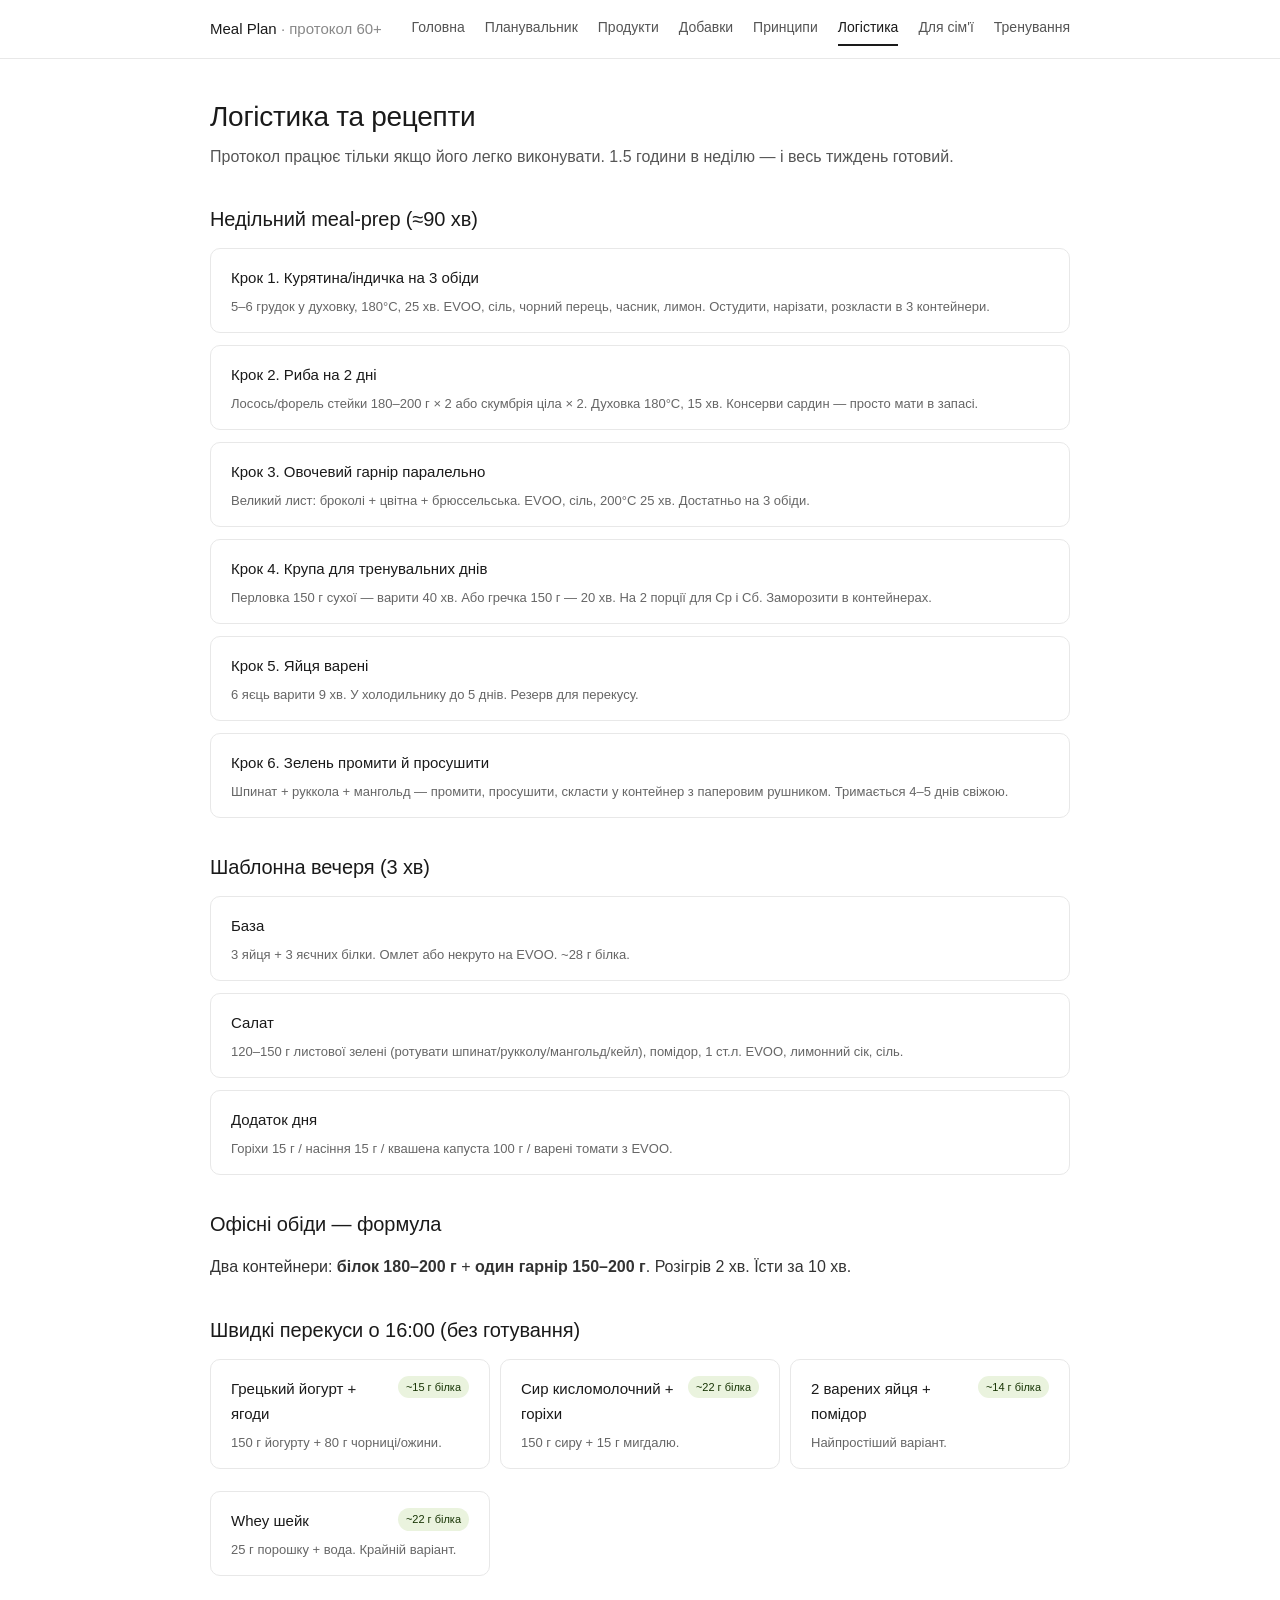
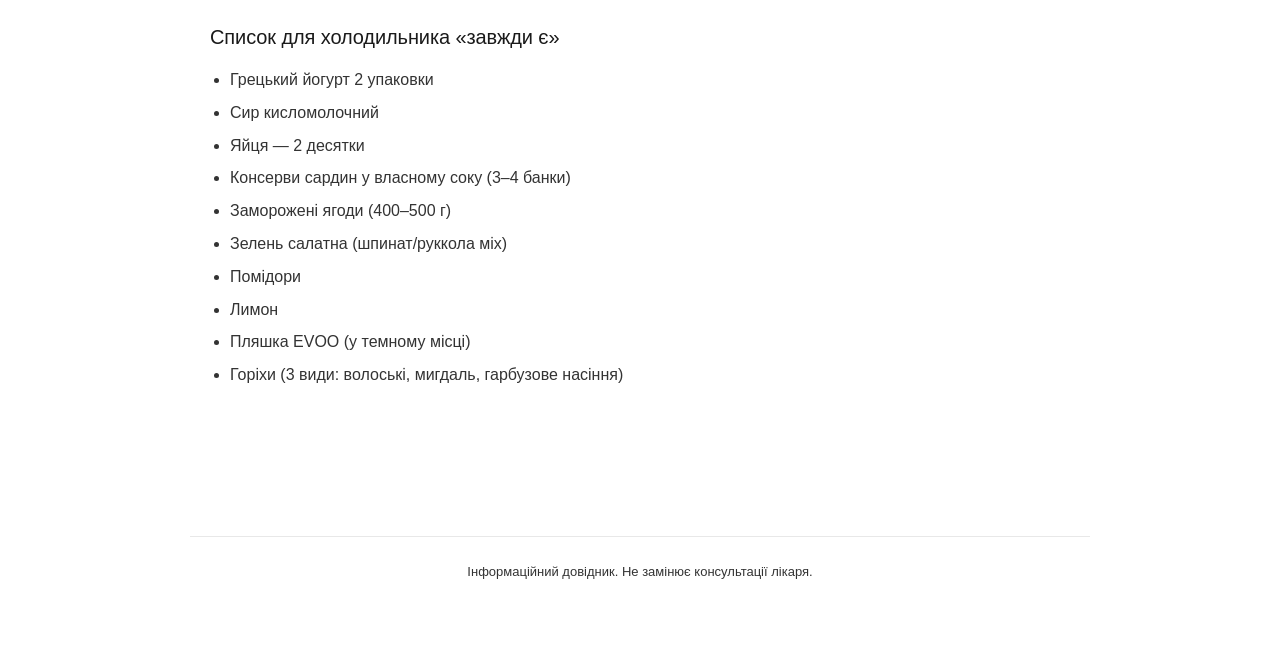
<file: recipes.html>
<!DOCTYPE html>
<html lang="uk">
<head>
  <meta charset="UTF-8">
  <meta name="viewport" content="width=device-width, initial-scale=1.0">
  <title>Логістика · Meal Plan</title>
  <meta name="description" content="Протокол харчування для чоловіків 60+ з інсулінорезистентністю. Меню на тиждень, продукти, добавки, принципи.">
  <link rel="stylesheet" href="style.css">
</head>
<body>
<header class="topnav">
  <div class="topnav-inner">
    <a href="index.html" class="logo">Meal Plan <span>· протокол 60+</span></a>
    <button class="menu-toggle" aria-label="Меню">Меню</button>
    <nav class="navlinks">
      <a href="index.html">Головна</a>
      <a href="planner.html">Планувальник</a>
      <a href="products.html">Продукти</a>
      <a href="supplements.html">Добавки</a>
      <a href="principles.html">Принципи</a>
      <a href="recipes.html" class="active">Логістика</a>
      <a href="family.html">Для сім'ї</a>
      <a href="training.html">Тренування</a>
    </nav>
  </div>
</header>

<main class="container">

<h1>Логістика та рецепти</h1>
<p class="lead">Протокол працює тільки якщо його легко виконувати. 1.5 години в неділю — і весь тиждень готовий.</p>

<h2>Недільний meal-prep (≈90 хв)</h2>

<div class="card">
  <div class="card-title"><strong>Крок 1. Курятина/індичка на 3 обіди</strong></div>
  <div class="card-sub">5–6 грудок у духовку, 180°C, 25 хв. EVOO, сіль, чорний перець, часник, лимон. Остудити, нарізати, розкласти в 3 контейнери.</div>
</div>

<div class="card">
  <div class="card-title"><strong>Крок 2. Риба на 2 дні</strong></div>
  <div class="card-sub">Лосось/форель стейки 180–200 г × 2 або скумбрія ціла × 2. Духовка 180°C, 15 хв. Консерви сардин — просто мати в запасі.</div>
</div>

<div class="card">
  <div class="card-title"><strong>Крок 3. Овочевий гарнір паралельно</strong></div>
  <div class="card-sub">Великий лист: броколі + цвітна + брюссельська. EVOO, сіль, 200°C 25 хв. Достатньо на 3 обіди.</div>
</div>

<div class="card">
  <div class="card-title"><strong>Крок 4. Крупа для тренувальних днів</strong></div>
  <div class="card-sub">Перловка 150 г сухої — варити 40 хв. Або гречка 150 г — 20 хв. На 2 порції для Ср і Сб. Заморозити в контейнерах.</div>
</div>

<div class="card">
  <div class="card-title"><strong>Крок 5. Яйця варені</strong></div>
  <div class="card-sub">6 яєць варити 9 хв. У холодильнику до 5 днів. Резерв для перекусу.</div>
</div>

<div class="card">
  <div class="card-title"><strong>Крок 6. Зелень промити й просушити</strong></div>
  <div class="card-sub">Шпинат + руккола + мангольд — промити, просушити, скласти у контейнер з паперовим рушником. Тримається 4–5 днів свіжою.</div>
</div>

<h2>Шаблонна вечеря (3 хв)</h2>

<div class="card">
  <div class="card-title"><strong>База</strong></div>
  <div class="card-sub">3 яйця + 3 яєчних білки. Омлет або некруто на EVOO. ~28 г білка.</div>
</div>

<div class="card">
  <div class="card-title"><strong>Салат</strong></div>
  <div class="card-sub">120–150 г листової зелені (ротувати шпинат/рукколу/мангольд/кейл), помідор, 1 ст.л. EVOO, лимонний сік, сіль.</div>
</div>

<div class="card">
  <div class="card-title"><strong>Додаток дня</strong></div>
  <div class="card-sub">Горіхи 15 г / насіння 15 г / квашена капуста 100 г / варені томати з EVOO.</div>
</div>

<h2>Офісні обіди — формула</h2>
<p>Два контейнери: <strong>білок 180–200 г</strong> + <strong>один гарнір 150–200 г</strong>. Розігрів 2 хв. Їсти за 10 хв.</p>

<h2>Швидкі перекуси о 16:00 (без готування)</h2>

<div class="card-grid">
  <div class="card"><div class="card-title"><strong>Грецький йогурт + ягоди</strong><span class="badge badge-good">~15 г білка</span></div><div class="card-sub">150 г йогурту + 80 г чорниці/ожини.</div></div>
  <div class="card"><div class="card-title"><strong>Сир кисломолочний + горіхи</strong><span class="badge badge-good">~22 г білка</span></div><div class="card-sub">150 г сиру + 15 г мигдалю.</div></div>
  <div class="card"><div class="card-title"><strong>2 варених яйця + помідор</strong><span class="badge badge-good">~14 г білка</span></div><div class="card-sub">Найпростіший варіант.</div></div>
  <div class="card"><div class="card-title"><strong>Whey шейк</strong><span class="badge badge-good">~22 г білка</span></div><div class="card-sub">25 г порошку + вода. Крайній варіант.</div></div>
</div>

<h2>Список для холодильника «завжди є»</h2>
<ul>
  <li>Грецький йогурт 2 упаковки</li>
  <li>Сир кисломолочний</li>
  <li>Яйця — 2 десятки</li>
  <li>Консерви сардин у власному соку (3–4 банки)</li>
  <li>Заморожені ягоди (400–500 г)</li>
  <li>Зелень салатна (шпинат/руккола міх)</li>
  <li>Помідори</li>
  <li>Лимон</li>
  <li>Пляшка EVOO (у темному місці)</li>
  <li>Горіхи (3 види: волоські, мигдаль, гарбузове насіння)</li>
</ul>

</main>

<footer class="footer container">
  <p>Інформаційний довідник. Не замінює консультації лікаря.</p>
</footer>

<script src="script.js"></script>
</body>
</html>
</file>
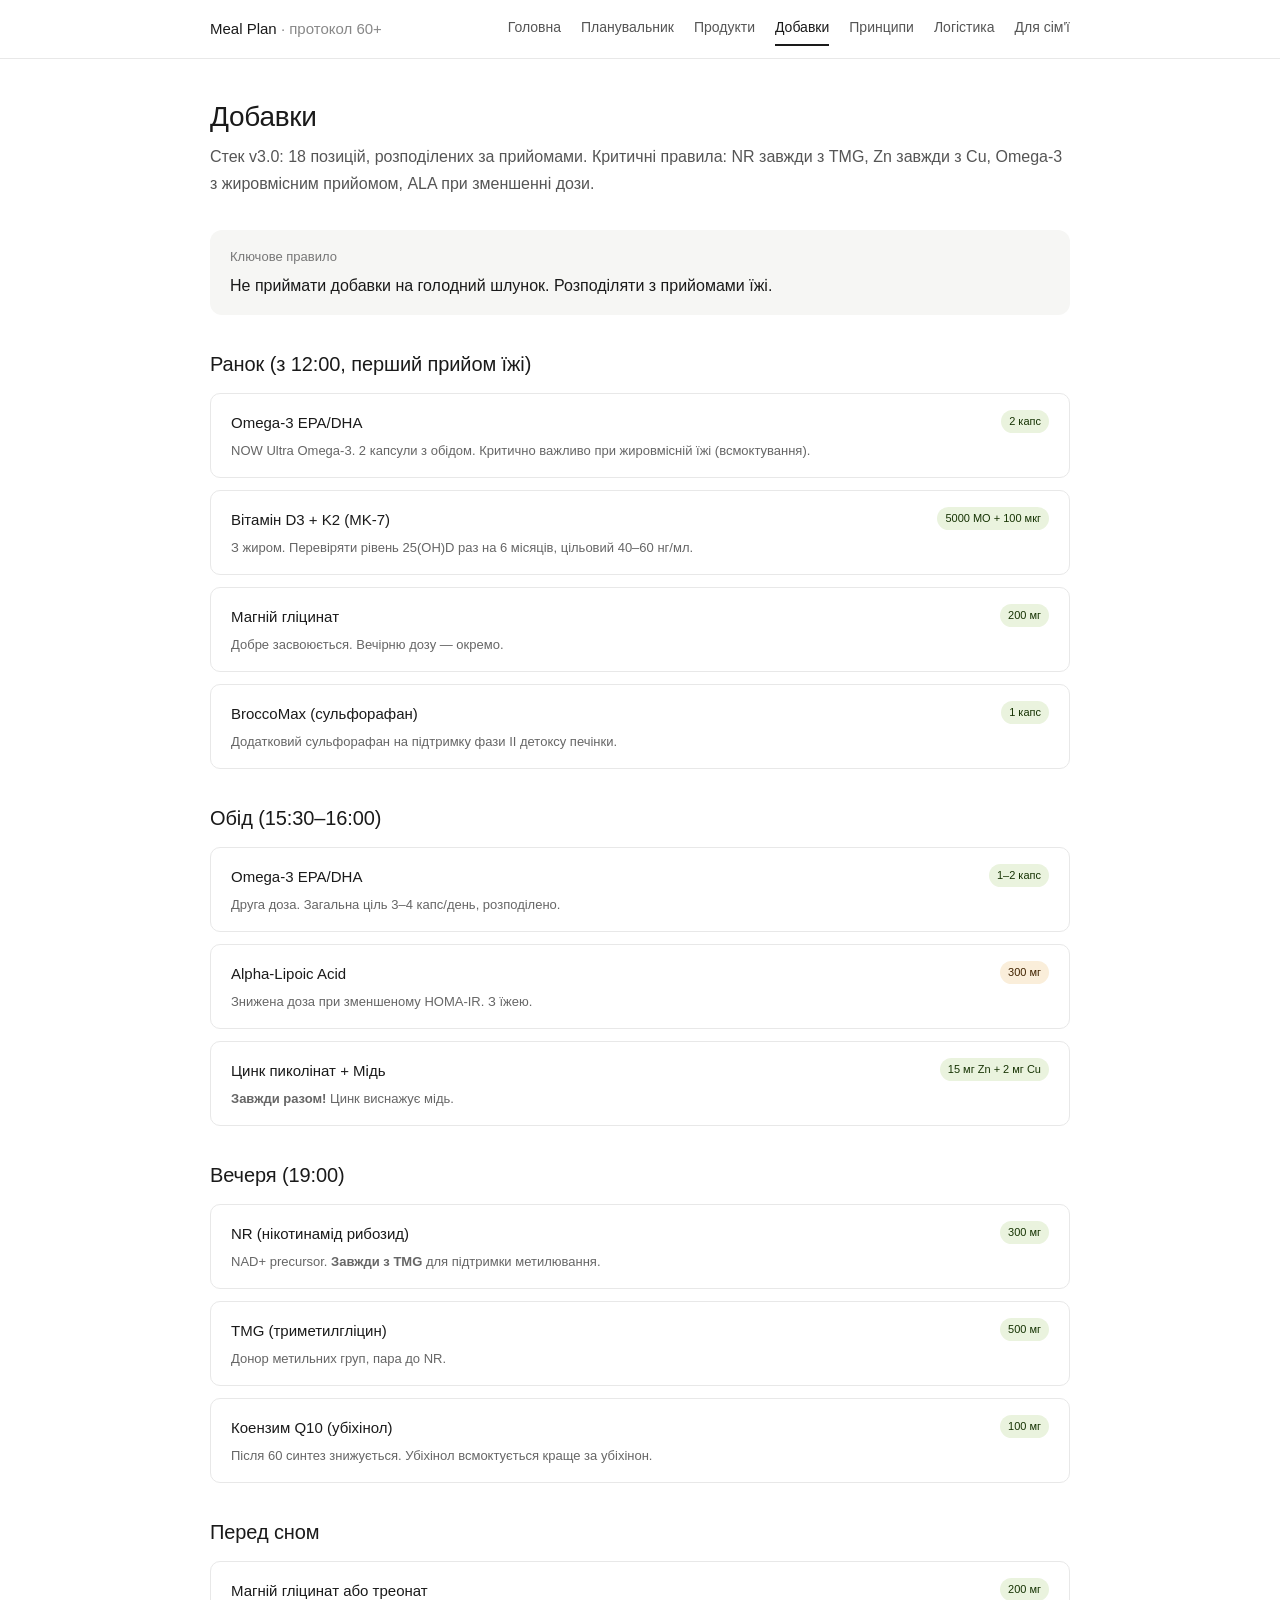
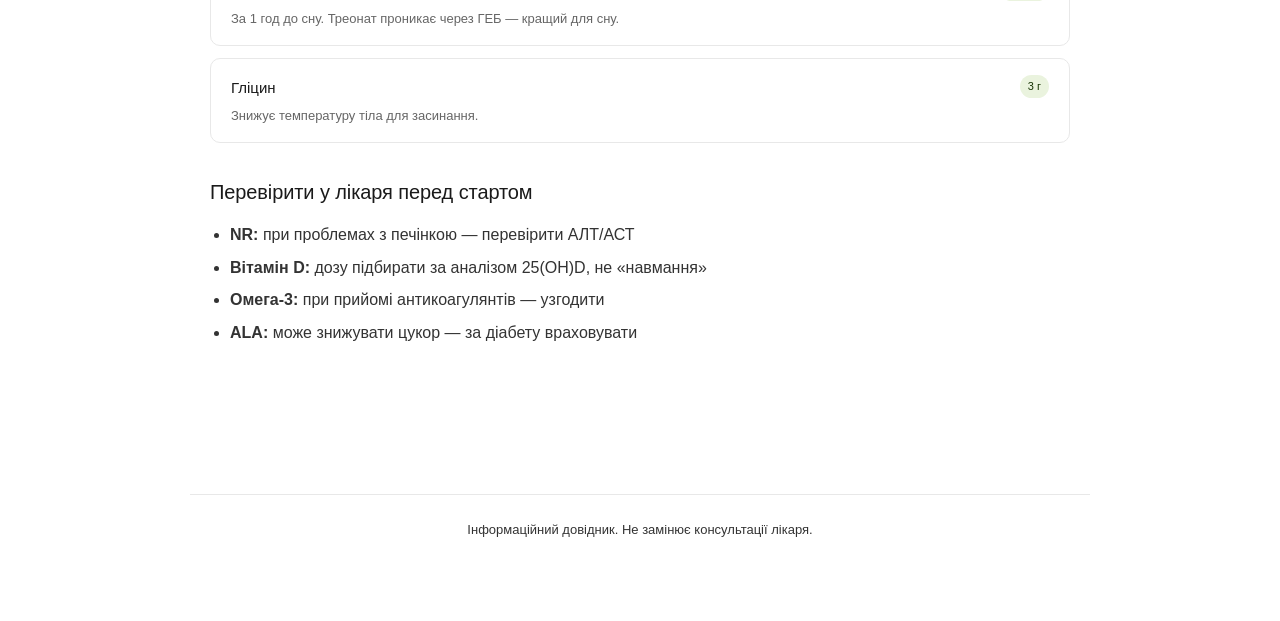
<file: supplements.html>
<!DOCTYPE html>
<html lang="uk">
<head>
  <meta charset="UTF-8">
  <meta name="viewport" content="width=device-width, initial-scale=1.0">
  <title>Добавки · Meal Plan</title>
  <meta name="description" content="Протокол харчування для чоловіків 60+ з інсулінорезистентністю. Меню на тиждень, продукти, добавки, принципи.">
  <link rel="stylesheet" href="style.css">
</head>
<body>
<header class="topnav">
  <div class="topnav-inner">
    <a href="index.html" class="logo">Meal Plan <span>· протокол 60+</span></a>
    <button class="menu-toggle" aria-label="Меню">Меню</button>
    <nav class="navlinks">
      <a href="index.html">Головна</a>
      <a href="planner.html">Планувальник</a>
      <a href="products.html">Продукти</a>
      <a href="supplements.html" class="active">Добавки</a>
      <a href="principles.html">Принципи</a>
      <a href="recipes.html">Логістика</a>
      <a href="family.html">Для сім'ї</a>
    </nav>
  </div>
</header>

<main class="container">

<h1>Добавки</h1>
<p class="lead">Стек v3.0: 18 позицій, розподілених за прийомами. Критичні правила: NR завжди з TMG, Zn завжди з Cu, Omega-3 з жировмісним прийомом, ALA при зменшенні дози.</p>

<div class="summary">
  <p class="label">Ключове правило</p>
  <p class="value">Не приймати добавки на голодний шлунок. Розподіляти з прийомами їжі.</p>
</div>

<h2>Ранок (з 12:00, перший прийом їжі)</h2>

<div class="card">
  <div class="card-title"><strong>Omega-3 EPA/DHA</strong><span class="badge badge-good">2 капс</span></div>
  <div class="card-sub">NOW Ultra Omega-3. 2 капсули з обідом. Критично важливо при жировмісній їжі (всмоктування).</div>
</div>

<div class="card">
  <div class="card-title"><strong>Вітамін D3 + K2 (MK-7)</strong><span class="badge badge-good">5000 МО + 100 мкг</span></div>
  <div class="card-sub">З жиром. Перевіряти рівень 25(OH)D раз на 6 місяців, цільовий 40–60 нг/мл.</div>
</div>

<div class="card">
  <div class="card-title"><strong>Магній гліцинат</strong><span class="badge badge-good">200 мг</span></div>
  <div class="card-sub">Добре засвоюється. Вечірню дозу — окремо.</div>
</div>

<div class="card">
  <div class="card-title"><strong>BroccoMax (сульфорафан)</strong><span class="badge badge-good">1 капс</span></div>
  <div class="card-sub">Додатковий сульфорафан на підтримку фази II детоксу печінки.</div>
</div>

<h2>Обід (15:30–16:00)</h2>

<div class="card">
  <div class="card-title"><strong>Omega-3 EPA/DHA</strong><span class="badge badge-good">1–2 капс</span></div>
  <div class="card-sub">Друга доза. Загальна ціль 3–4 капс/день, розподілено.</div>
</div>

<div class="card">
  <div class="card-title"><strong>Alpha-Lipoic Acid</strong><span class="badge badge-ok">300 мг</span></div>
  <div class="card-sub">Знижена доза при зменшеному HOMA-IR. З їжею.</div>
</div>

<div class="card">
  <div class="card-title"><strong>Цинк пиколінат + Мідь</strong><span class="badge badge-good">15 мг Zn + 2 мг Cu</span></div>
  <div class="card-sub"><strong>Завжди разом!</strong> Цинк виснажує мідь.</div>
</div>

<h2>Вечеря (19:00)</h2>

<div class="card">
  <div class="card-title"><strong>NR (нікотинамід рибозид)</strong><span class="badge badge-good">300 мг</span></div>
  <div class="card-sub">NAD+ precursor. <strong>Завжди з TMG</strong> для підтримки метилювання.</div>
</div>

<div class="card">
  <div class="card-title"><strong>TMG (триметилгліцин)</strong><span class="badge badge-good">500 мг</span></div>
  <div class="card-sub">Донор метильних груп, пара до NR.</div>
</div>

<div class="card">
  <div class="card-title"><strong>Коензим Q10 (убіхінол)</strong><span class="badge badge-good">100 мг</span></div>
  <div class="card-sub">Після 60 синтез знижується. Убіхінол всмоктується краще за убіхінон.</div>
</div>

<h2>Перед сном</h2>

<div class="card">
  <div class="card-title"><strong>Магній гліцинат або треонат</strong><span class="badge badge-good">200 мг</span></div>
  <div class="card-sub">За 1 год до сну. Треонат проникає через ГЕБ — кращий для сну.</div>
</div>

<div class="card">
  <div class="card-title"><strong>Гліцин</strong><span class="badge badge-good">3 г</span></div>
  <div class="card-sub">Знижує температуру тіла для засинання.</div>
</div>

<h2>Перевірити у лікаря перед стартом</h2>
<ul>
  <li><strong>NR:</strong> при проблемах з печінкою — перевірити АЛТ/АСТ</li>
  <li><strong>Вітамін D:</strong> дозу підбирати за аналізом 25(OH)D, не «навмання»</li>
  <li><strong>Омега-3:</strong> при прийомі антикоагулянтів — узгодити</li>
  <li><strong>ALA:</strong> може знижувати цукор — за діабету враховувати</li>
</ul>

</main>

<footer class="footer container">
  <p>Інформаційний довідник. Не замінює консультації лікаря.</p>
</footer>

<script src="script.js"></script>
</body>
</html>
</file>
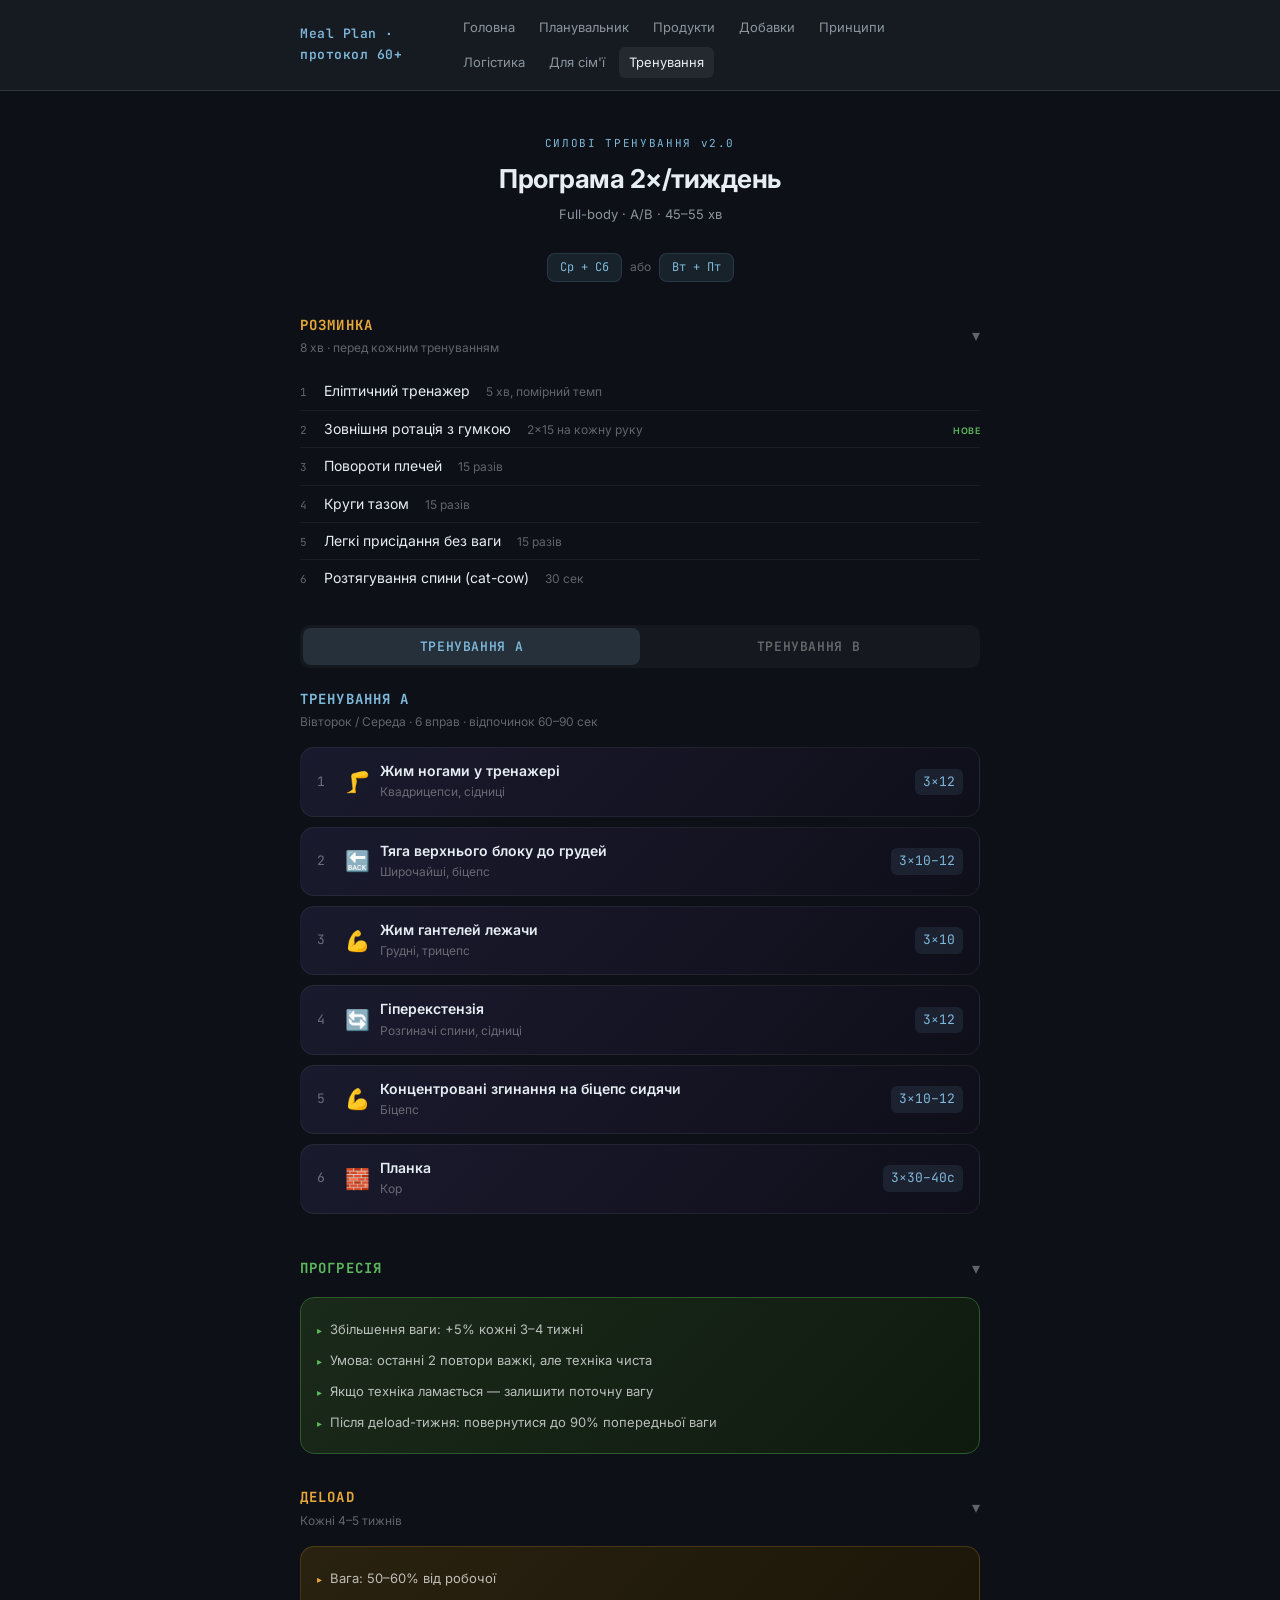
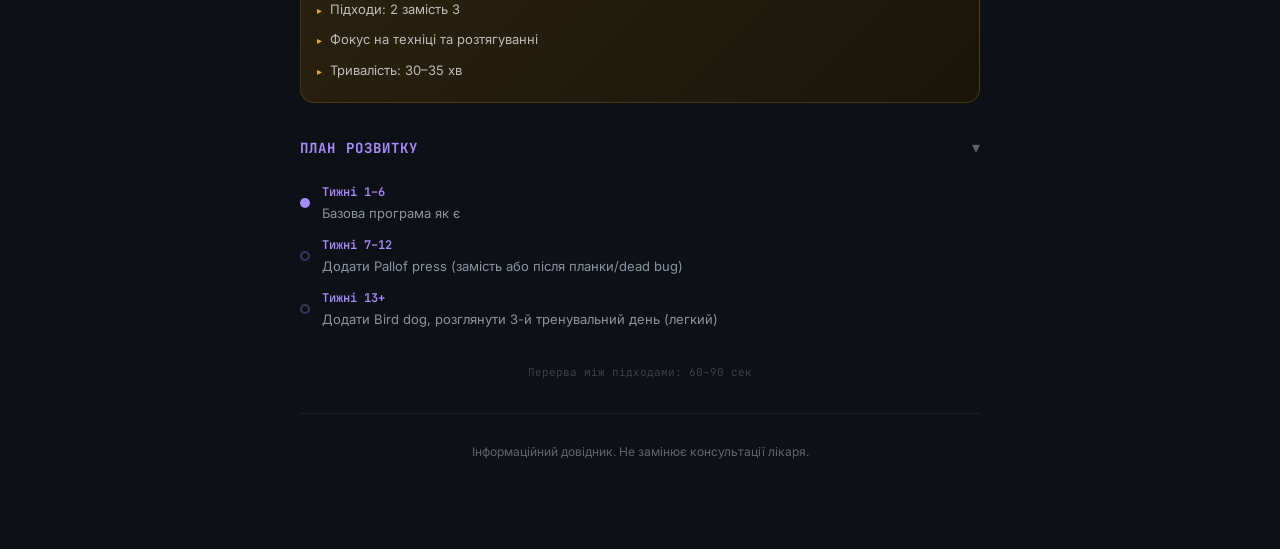
<file: training.html>
<!DOCTYPE html>
<html lang="uk">
<head>
<meta charset="UTF-8">
<meta name="viewport" content="width=device-width, initial-scale=1.0">
<title>Силові тренування · Meal Plan</title>
<link rel="preconnect" href="https://fonts.googleapis.com">
<link href="https://fonts.googleapis.com/css2?family=Inter:wght@400;500;600;700&family=JetBrains+Mono:wght@400;500;600;700&display=swap" rel="stylesheet">
<style>
/* ── Reset & base (match existing site) ── */
*,*::before,*::after{box-sizing:border-box;margin:0;padding:0}
:root{
  --bg:#0d1117;--surface:#161b22;--surface2:#1c2330;
  --border:#30363d;--border-light:rgba(255,255,255,0.06);
  --text:#e6edf3;--text2:#8b949e;--text3:rgba(255,255,255,0.35);
  --accent:#7eb8da;--accent-bg:rgba(126,184,218,0.1);
  --green:#5cb85c;--green-bg:rgba(92,184,92,0.08);
  --amber:#e8a838;--amber-bg:rgba(232,168,56,0.08);
  --purple:#a78bfa;--purple-bg:rgba(167,139,250,0.08);
  --red:#f85149;
  --mono:'JetBrains Mono',monospace;
  --sans:'Inter',-apple-system,BlinkMacSystemFont,'Segoe UI',sans-serif;
  --max-w:720px;
}
html{scroll-behavior:smooth}
body{font-family:var(--sans);background:var(--bg);color:var(--text);line-height:1.6;-webkit-font-smoothing:antialiased}

/* ── Top nav (matches existing site) ── */
.topbar{background:var(--surface);border-bottom:1px solid var(--border);position:sticky;top:0;z-index:100;backdrop-filter:blur(12px);-webkit-backdrop-filter:blur(12px)}
.topbar-inner{max-width:var(--max-w);margin:0 auto;padding:12px 20px;display:flex;align-items:center;justify-content:space-between}
.topbar-brand{font-family:var(--mono);font-size:13px;color:var(--accent);text-decoration:none;letter-spacing:.04em;font-weight:600}
.topbar-brand:hover{color:#fff}
.nav-toggle{display:none;background:none;border:none;color:var(--text2);font-size:22px;cursor:pointer;padding:4px}
.nav-links{display:flex;gap:4px;flex-wrap:wrap}
.nav-links a{font-size:13px;color:var(--text2);text-decoration:none;padding:5px 10px;border-radius:6px;transition:.15s}
.nav-links a:hover,.nav-links a.active{color:var(--text);background:rgba(255,255,255,0.06)}
@media(max-width:640px){
  .nav-toggle{display:block}
  .nav-links{display:none;width:100%;padding-top:8px;flex-direction:column}
  .nav-links.open{display:flex}
}

/* ── Page layout ── */
.page{max-width:var(--max-w);margin:0 auto;padding:24px 20px 60px}

/* ── Header ── */
.page-header{text-align:center;padding:20px 0 28px}
.page-header .version{font-family:var(--mono);font-size:11px;letter-spacing:.15em;color:var(--accent);margin-bottom:6px}
.page-header h1{font-size:clamp(20px,4vw,26px);font-weight:700;letter-spacing:-.02em;margin-bottom:4px}
.page-header .subtitle{font-size:13px;color:var(--text2)}

/* ── Schedule badges ── */
.schedule{display:flex;gap:8px;justify-content:center;margin-bottom:28px;flex-wrap:wrap}
.schedule .badge{font-family:var(--mono);font-size:12px;padding:4px 12px;border-radius:8px;background:var(--accent-bg);border:1px solid rgba(126,184,218,.15);color:var(--accent)}
.schedule .sep{font-size:12px;color:var(--text3);padding:4px 0}

/* ── Section ── */
.section{margin-bottom:28px}
.section-head{display:flex;align-items:center;justify-content:space-between;cursor:pointer;padding:4px 0;margin-bottom:12px;user-select:none}
.section-head h2{font-family:var(--mono);font-size:14px;font-weight:700;letter-spacing:.08em;margin:0}
.section-head .sub{font-size:12px;color:var(--text3);margin-top:2px}
.section-head .chevron{font-size:16px;color:var(--text3);transition:transform .2s}
.section-head .chevron.closed{transform:rotate(-90deg)}
.section-body{overflow:hidden;transition:max-height .3s ease}
.section-body.hidden{max-height:0!important;margin:0;padding:0}

/* ── Warmup list ── */
.warmup-item{display:flex;align-items:baseline;gap:8px;padding:7px 0;border-bottom:1px solid var(--border-light)}
.warmup-item:last-child{border-bottom:none}
.warmup-num{font-family:var(--mono);font-size:11px;color:var(--text3);width:16px;flex-shrink:0}
.warmup-name{font-size:14px;color:var(--text)}
.warmup-detail{font-size:12px;color:var(--text3);margin-left:8px}
.tag-new{font-size:9px;font-weight:600;color:var(--green);letter-spacing:.05em;margin-left:auto;flex-shrink:0}

/* ── Tab switcher ── */
.tabs{display:flex;background:rgba(255,255,255,.03);border-radius:10px;padding:3px;margin-bottom:16px}
.tab-btn{flex:1;padding:10px 0;font-family:var(--mono);font-size:13px;font-weight:600;letter-spacing:.05em;border:none;border-radius:8px;cursor:pointer;transition:.2s;background:transparent;color:var(--text3)}
.tab-btn.active{background:rgba(126,184,218,.15);color:var(--accent)}

/* ── Exercise card ── */
.ex-card{background:linear-gradient(135deg,#1a1a2e,#0f0f1a);border:1px solid var(--border-light);border-radius:14px;padding:14px 16px;margin-bottom:10px;cursor:pointer;transition:.15s}
.ex-card:hover{border-color:rgba(255,255,255,.1)}
.ex-card.changed{background:linear-gradient(135deg,#1a2a1a,#0f1a0f);border-color:#2d5a2d}
.ex-row{display:flex;align-items:center;justify-content:space-between;gap:10px}
.ex-num{font-family:var(--mono);font-size:13px;opacity:.4;width:18px;flex-shrink:0}
.ex-icon{font-size:20px;flex-shrink:0}
.ex-info{flex:1;min-width:0}
.ex-name{font-size:14px;font-weight:600;color:var(--text);line-height:1.3}
.ex-muscle{font-size:12px;color:var(--text3);margin-top:2px}
.ex-sets{font-family:var(--mono);font-size:13px;color:var(--accent);background:var(--accent-bg);padding:3px 8px;border-radius:6px;flex-shrink:0;white-space:nowrap}
.ex-detail{margin-top:10px;padding-top:10px;border-top:1px solid var(--border-light);font-size:13px;color:var(--text2);line-height:1.5;display:none}
.ex-card.open .ex-detail{display:block}
.ex-changed-tag{margin-top:6px;font-size:11px;color:var(--green);font-style:italic}

/* ── Info box ── */
.info-box{border-radius:14px;padding:16px;margin-bottom:0}
.info-box.green{background:linear-gradient(135deg,#1a2a1a,#0f1a0f);border:1px solid #2d5a2d}
.info-box.amber{background:linear-gradient(135deg,#2a2210,#1a1508);border:1px solid rgba(232,168,56,.2)}
.info-rule{display:flex;gap:8px;padding:5px 0;font-size:13px;color:rgba(255,255,255,.7);align-items:baseline}
.info-rule .dot{font-size:10px;flex-shrink:0}

/* ── Timeline ── */
.timeline-item{display:flex;gap:12px;align-items:center;padding:6px 0}
.timeline-dot{width:10px;height:10px;border-radius:50%;flex-shrink:0}
.timeline-dot.filled{background:var(--purple)}
.timeline-dot.empty{background:transparent;border:2px solid rgba(167,139,250,.3)}
.timeline-week{font-family:var(--mono);font-size:12px;font-weight:600;color:var(--purple)}
.timeline-action{font-size:13px;color:var(--text2);margin-top:1px}

/* ── Changes summary ── */
.changes-box{margin-top:16px;padding:14px;background:var(--green-bg);border:1px solid rgba(92,184,92,.12);border-radius:12px;font-size:12px;color:rgba(255,255,255,.5);line-height:1.7}
.changes-box .title{font-weight:600;color:var(--green);margin-bottom:6px;font-size:11px;letter-spacing:.08em}

/* ── Footer ── */
.footer-note{text-align:center;margin-top:28px;font-family:var(--mono);font-size:11px;color:rgba(255,255,255,.2)}
.disclaimer{text-align:center;padding:28px 20px;font-size:12px;color:var(--text3);border-top:1px solid var(--border-light);margin-top:32px}

/* ── Animations ── */
@keyframes fadeUp{from{opacity:0;transform:translateY(12px)}to{opacity:1;transform:translateY(0)}}
.section{animation:fadeUp .4s ease both}
.section:nth-child(2){animation-delay:.05s}
.section:nth-child(3){animation-delay:.1s}
.section:nth-child(4){animation-delay:.15s}
.section:nth-child(5){animation-delay:.2s}
.section:nth-child(6){animation-delay:.25s}
</style>
</head>
<body>

<!-- ── Navigation ── -->
<nav class="topbar">
  <div class="topbar-inner">
    <a href="index.html" class="topbar-brand">Meal Plan · протокол 60+</a>
    <button class="nav-toggle" onclick="document.querySelector('.nav-links').classList.toggle('open')" aria-label="Меню">☰</button>
    <div class="nav-links">
      <a href="index.html">Головна</a>
      <a href="planner.html">Планувальник</a>
      <a href="products.html">Продукти</a>
      <a href="supplements.html">Добавки</a>
      <a href="principles.html">Принципи</a>
      <a href="recipes.html">Логістика</a>
      <a href="family.html">Для сім'ї</a>
      <a href="training.html" class="active">Тренування</a>
    </div>
  </div>
</nav>

<main class="page">

  <!-- ── Header ── -->
  <div class="page-header">
    <div class="version">СИЛОВІ ТРЕНУВАННЯ v2.0</div>
    <h1>Програма 2×/тиждень</h1>
    <div class="subtitle">Full-body · A/B · 45–55 хв</div>
  </div>

  <div class="schedule">
    <span class="badge">Ср + Сб</span>
    <span class="sep">або</span>
    <span class="badge">Вт + Пт</span>
  </div>

  <!-- ── Warmup ── -->
  <div class="section" id="sec-warmup">
    <div class="section-head" onclick="toggleSection('sec-warmup')">
      <div>
        <h2 style="color:var(--amber)">РОЗМИНКА</h2>
        <div class="sub">8 хв · перед кожним тренуванням</div>
      </div>
      <span class="chevron">▾</span>
    </div>
    <div class="section-body" id="body-warmup">
      <div class="warmup-item"><span class="warmup-num">1</span><span class="warmup-name">Еліптичний тренажер</span><span class="warmup-detail">5 хв, помірний темп</span></div>
      <div class="warmup-item"><span class="warmup-num">2</span><span class="warmup-name">Зовнішня ротація з гумкою</span><span class="warmup-detail">2×15 на кожну руку</span><span class="tag-new">НОВЕ</span></div>
      <div class="warmup-item"><span class="warmup-num">3</span><span class="warmup-name">Повороти плечей</span><span class="warmup-detail">15 разів</span></div>
      <div class="warmup-item"><span class="warmup-num">4</span><span class="warmup-name">Круги тазом</span><span class="warmup-detail">15 разів</span></div>
      <div class="warmup-item"><span class="warmup-num">5</span><span class="warmup-name">Легкі присідання без ваги</span><span class="warmup-detail">15 разів</span></div>
      <div class="warmup-item"><span class="warmup-num">6</span><span class="warmup-name">Розтягування спини (cat-cow)</span><span class="warmup-detail">30 сек</span></div>
    </div>
  </div>

  <!-- ── Tab switcher ── -->
  <div class="tabs">
    <button class="tab-btn active" onclick="switchTab('A')">ТРЕНУВАННЯ A</button>
    <button class="tab-btn" onclick="switchTab('B')">ТРЕНУВАННЯ B</button>
  </div>

  <!-- ── Training A ── -->
  <div class="section" id="panel-A">
    <div class="section-head" style="pointer-events:none">
      <div>
        <h2 style="color:var(--accent)">ТРЕНУВАННЯ A</h2>
        <div class="sub">Вівторок / Середа · 6 вправ · відпочинок 60–90 сек</div>
      </div>
    </div>
    <div class="section-body" id="body-A">
      <div class="ex-card" onclick="this.classList.toggle('open')">
        <div class="ex-row"><span class="ex-num">1</span><span class="ex-icon">🦵</span><div class="ex-info"><div class="ex-name">Жим ногами у тренажері</div><div class="ex-muscle">Квадрицепси, сідниці</div></div><span class="ex-sets">3×12</span></div>
        <div class="ex-detail">Стопи на ширині плечей, коліна не блокувати</div>
      </div>
      <div class="ex-card" onclick="this.classList.toggle('open')">
        <div class="ex-row"><span class="ex-num">2</span><span class="ex-icon">🔙</span><div class="ex-info"><div class="ex-name">Тяга верхнього блоку до грудей</div><div class="ex-muscle">Широчайші, біцепс</div></div><span class="ex-sets">3×10–12</span></div>
        <div class="ex-detail">Широкий хват, лопатки разом</div>
      </div>
      <div class="ex-card" onclick="this.classList.toggle('open')">
        <div class="ex-row"><span class="ex-num">3</span><span class="ex-icon">💪</span><div class="ex-info"><div class="ex-name">Жим гантелей лежачи</div><div class="ex-muscle">Грудні, трицепс</div></div><span class="ex-sets">3×10</span></div>
        <div class="ex-detail">Контрольований рух, лопатки зведені</div>
      </div>
      <div class="ex-card" onclick="this.classList.toggle('open')">
        <div class="ex-row"><span class="ex-num">4</span><span class="ex-icon">🔄</span><div class="ex-info"><div class="ex-name">Гіперекстензія</div><div class="ex-muscle">Розгиначі спини, сідниці</div></div><span class="ex-sets">3×12</span></div>
        <div class="ex-detail">Повільно, БЕЗ прогину у верхній точці</div>
      </div>
      <div class="ex-card" onclick="this.classList.toggle('open')">
        <div class="ex-row"><span class="ex-num">5</span><span class="ex-icon">💪</span><div class="ex-info"><div class="ex-name">Концентровані згинання на біцепс сидячи</div><div class="ex-muscle">Біцепс</div></div><span class="ex-sets">3×10–12</span></div>
        <div class="ex-detail">Лікоть у стегно, повна ізоляція, без розгойдування. Чергувати з hammer curl кожні 3–4 тижні.</div>
      </div>
      <div class="ex-card" onclick="this.classList.toggle('open')">
        <div class="ex-row"><span class="ex-num">6</span><span class="ex-icon">🧱</span><div class="ex-info"><div class="ex-name">Планка</div><div class="ex-muscle">Кор</div></div><span class="ex-sets">3×30–40с</span></div>
        <div class="ex-detail">Таз нейтральний, не провисати</div>
      </div>
    </div>
  </div>

  <!-- ── Training B ── -->
  <div class="section" id="panel-B" style="display:none">
    <div class="section-head" style="pointer-events:none">
      <div>
        <h2 style="color:var(--accent)">ТРЕНУВАННЯ B</h2>
        <div class="sub">П'ятниця / Субота · 6 вправ · відпочинок 60–90 сек</div>
      </div>
    </div>
    <div class="section-body" id="body-B">
      <div class="ex-card" onclick="this.classList.toggle('open')">
        <div class="ex-row"><span class="ex-num">1</span><span class="ex-icon">🦵</span><div class="ex-info"><div class="ex-name">Гоблет присідання з гантелею</div><div class="ex-muscle">Квадрицепси, сідниці, кор</div></div><span class="ex-sets">3×10–12</span></div>
        <div class="ex-detail">Глибина до комфорту, спина вертикальна</div>
      </div>
      <div class="ex-card" onclick="this.classList.toggle('open')">
        <div class="ex-row"><span class="ex-num">2</span><span class="ex-icon">🔙</span><div class="ex-info"><div class="ex-name">Горизонтальна тяга блоку</div><div class="ex-muscle">Середня частина спини, біцепс</div></div><span class="ex-sets">3×10–12</span></div>
        <div class="ex-detail">Тягнути до живота, лопатки разом</div>
      </div>
      <div class="ex-card" onclick="this.classList.toggle('open')">
        <div class="ex-row"><span class="ex-num">3</span><span class="ex-icon">🏋️</span><div class="ex-info"><div class="ex-name">Жим гантелей сидячи</div><div class="ex-muscle">Дельти, трицепс</div></div><span class="ex-sets">3×10</span></div>
        <div class="ex-detail">Спинка під 80–85°, не вигинати спину</div>
      </div>
      <div class="ex-card changed" onclick="this.classList.toggle('open')">
        <div class="ex-row"><span class="ex-num">4</span><span class="ex-icon">🦵</span><div class="ex-info"><div class="ex-name">Згинання ніг у тренажері (Leg curl)</div><div class="ex-muscle">Задня поверхня стегна</div></div><span class="ex-sets">3×12</span></div>
        <div class="ex-detail">Замість румунської тяги — безпечно для попереку<div class="ex-changed-tag">✦ Змінено у v2.0</div></div>
      </div>
      <div class="ex-card" onclick="this.classList.toggle('open')">
        <div class="ex-row"><span class="ex-num">5</span><span class="ex-icon">🤸</span><div class="ex-info"><div class="ex-name">Розведення гантелей в сторони</div><div class="ex-muscle">Бічні дельти</div></div><span class="ex-sets">3×12</span></div>
        <div class="ex-detail">Невелика вага, контрольований рух</div>
      </div>
      <div class="ex-card" onclick="this.classList.toggle('open')">
        <div class="ex-row"><span class="ex-num">6</span><span class="ex-icon">🐛</span><div class="ex-info"><div class="ex-name">Dead bug</div><div class="ex-muscle">Кор (глибокі стабілізатори)</div></div><span class="ex-sets">3×12</span></div>
        <div class="ex-detail">Поперек притиснутий до підлоги</div>
      </div>
    </div>
  </div>

  <!-- ── Progression ── -->
  <div class="section" id="sec-progress">
    <div class="section-head" onclick="toggleSection('sec-progress')">
      <div><h2 style="color:var(--green)">ПРОГРЕСІЯ</h2></div>
      <span class="chevron">▾</span>
    </div>
    <div class="section-body" id="body-progress">
      <div class="info-box green">
        <div class="info-rule"><span class="dot" style="color:var(--green)">▸</span>Збільшення ваги: +5% кожні 3–4 тижні</div>
        <div class="info-rule"><span class="dot" style="color:var(--green)">▸</span>Умова: останні 2 повтори важкі, але техніка чиста</div>
        <div class="info-rule"><span class="dot" style="color:var(--green)">▸</span>Якщо техніка ламається — залишити поточну вагу</div>
        <div class="info-rule"><span class="dot" style="color:var(--green)">▸</span>Після деload-тижня: повернутися до 90% попередньої ваги</div>
      </div>
    </div>
  </div>

  <!-- ── Deload ── -->
  <div class="section" id="sec-deload">
    <div class="section-head" onclick="toggleSection('sec-deload')">
      <div>
        <h2 style="color:var(--amber)">ДЕLOAD</h2>
        <div class="sub">Кожні 4–5 тижнів</div>
      </div>
      <span class="chevron">▾</span>
    </div>
    <div class="section-body" id="body-deload">
      <div class="info-box amber">
        <div class="info-rule"><span class="dot" style="color:var(--amber)">▸</span>Вага: 50–60% від робочої</div>
        <div class="info-rule"><span class="dot" style="color:var(--amber)">▸</span>Підходи: 2 замість 3</div>
        <div class="info-rule"><span class="dot" style="color:var(--amber)">▸</span>Фокус на техніці та розтягуванні</div>
        <div class="info-rule"><span class="dot" style="color:var(--amber)">▸</span>Тривалість: 30–35 хв</div>
      </div>
    </div>
  </div>

  <!-- ── Plan ── -->
  <div class="section" id="sec-plan">
    <div class="section-head" onclick="toggleSection('sec-plan')">
      <div><h2 style="color:var(--purple)">ПЛАН РОЗВИТКУ</h2></div>
      <span class="chevron">▾</span>
    </div>
    <div class="section-body" id="body-plan">
      <div class="timeline-item">
        <div class="timeline-dot filled"></div>
        <div><div class="timeline-week">Тижні 1–6</div><div class="timeline-action">Базова програма як є</div></div>
      </div>
      <div class="timeline-item">
        <div class="timeline-dot empty"></div>
        <div><div class="timeline-week">Тижні 7–12</div><div class="timeline-action">Додати Pallof press (замість або після планки/dead bug)</div></div>
      </div>
      <div class="timeline-item">
        <div class="timeline-dot empty"></div>
        <div><div class="timeline-week">Тижні 13+</div><div class="timeline-action">Додати Bird dog, розглянути 3-й тренувальний день (легкий)</div></div>
      </div>
    </div>
  </div>

  <div class="footer-note">Перерва між підходами: 60–90 сек</div>
  <div class="disclaimer">Інформаційний довідник. Не замінює консультації лікаря.</div>
</main>

<script>
function switchTab(tab) {
  document.querySelectorAll('.tab-btn').forEach((btn, i) => {
    btn.classList.toggle('active', (tab === 'A' && i === 0) || (tab === 'B' && i === 1));
  });
  document.getElementById('panel-A').style.display = tab === 'A' ? '' : 'none';
  document.getElementById('panel-B').style.display = tab === 'B' ? '' : 'none';
}

function toggleSection(sectionId) {
  const sec = document.getElementById(sectionId);
  const bodyId = sectionId.replace('sec-', 'body-');
  const body = document.getElementById(bodyId);
  const chevron = sec.querySelector('.chevron');
  if (body) body.classList.toggle('hidden');
  if (chevron) chevron.classList.toggle('closed');
}
</script>
</body>
</html>
</file>
<file: style.css>
/* === Base === */
* { box-sizing: border-box; margin: 0; padding: 0; }

html { font-size: 16px; scroll-behavior: smooth; }

body {
  font-family: -apple-system, BlinkMacSystemFont, "Segoe UI", Roboto, "Helvetica Neue", Arial, sans-serif;
  color: #1a1a1a;
  background: #ffffff;
  line-height: 1.7;
  -webkit-font-smoothing: antialiased;
}

/* === Layout === */
.container {
  max-width: 900px;
  margin: 0 auto;
  padding: 1.5rem 1.25rem 4rem;
}

/* === Top nav === */
.topnav {
  border-bottom: 1px solid #e8e8e8;
  background: #fff;
  position: sticky;
  top: 0;
  z-index: 10;
}
.topnav-inner {
  max-width: 900px;
  margin: 0 auto;
  padding: 0.75rem 1.25rem;
  display: flex;
  align-items: center;
  justify-content: space-between;
  gap: 1rem;
}
.logo {
  font-weight: 500;
  font-size: 15px;
  color: #1a1a1a;
  text-decoration: none;
  white-space: nowrap;
}
.logo span { color: #888; font-weight: 400; }

.menu-toggle {
  display: none;
  background: none;
  border: 1px solid #d8d8d8;
  border-radius: 6px;
  padding: 6px 10px;
  cursor: pointer;
  font-size: 14px;
}

.navlinks {
  display: flex;
  gap: 1.25rem;
  flex-wrap: wrap;
}
.navlinks a {
  color: #555;
  text-decoration: none;
  font-size: 14px;
  padding: 4px 0;
  border-bottom: 2px solid transparent;
  transition: color 0.15s, border-color 0.15s;
}
.navlinks a:hover { color: #1a1a1a; }
.navlinks a.active { color: #1a1a1a; border-bottom-color: #1a1a1a; }

@media (max-width: 680px) {
  .menu-toggle { display: block; }
  .navlinks {
    display: none;
    position: absolute;
    top: 100%;
    left: 0;
    right: 0;
    background: #fff;
    flex-direction: column;
    gap: 0;
    border-bottom: 1px solid #e8e8e8;
    padding: 0.5rem 1.25rem 1rem;
  }
  .navlinks.open { display: flex; }
  .navlinks a { padding: 10px 0; border-bottom: 1px solid #f0f0f0; }
  .navlinks a:last-child { border-bottom: none; }
}

/* === Typography === */
h1 {
  font-size: 28px;
  font-weight: 500;
  line-height: 1.3;
  margin: 1rem 0 0.5rem;
  letter-spacing: -0.01em;
}
h2 {
  font-size: 20px;
  font-weight: 500;
  margin: 2rem 0 0.75rem;
  letter-spacing: -0.005em;
}
h3 {
  font-size: 16px;
  font-weight: 500;
  margin: 1.5rem 0 0.5rem;
}

p { margin: 0 0 1rem; color: #333; }

.lead {
  font-size: 16px;
  color: #555;
  margin-bottom: 2rem;
}

ul, ol { margin: 0 0 1.25rem 1.25rem; }
li { margin-bottom: 0.35rem; color: #333; }

a { color: #0a5bc9; text-decoration: none; }
a:hover { text-decoration: underline; }

hr {
  border: none;
  border-top: 1px solid #e8e8e8;
  margin: 2rem 0;
}

small, .muted { color: #888; font-size: 13px; }

/* === Cards === */
.card {
  background: #fff;
  border: 1px solid #e8e8e8;
  border-radius: 10px;
  padding: 1rem 1.25rem;
  margin-bottom: 0.75rem;
}

.card-title {
  display: flex;
  justify-content: space-between;
  align-items: flex-start;
  gap: 12px;
  margin-bottom: 6px;
}
.card-title strong { font-weight: 500; font-size: 15px; }
.card-sub { font-size: 13px; color: #666; line-height: 1.5; }

.card-grid {
  display: grid;
  grid-template-columns: repeat(auto-fit, minmax(240px, 1fr));
  gap: 10px;
}

/* === Badges === */
.badge {
  font-size: 11px;
  padding: 2px 8px;
  border-radius: 12px;
  white-space: nowrap;
  display: inline-block;
  font-weight: 500;
}
.badge-good { background: #EAF3DE; color: #173404; }
.badge-ok   { background: #FAEEDA; color: #412402; }
.badge-bad  { background: #FCEBEB; color: #501313; }
.badge-info { background: #E6F1FB; color: #042C53; }

/* === Summary box === */
.summary {
  background: #f6f6f4;
  border-radius: 12px;
  padding: 1rem 1.25rem;
  margin-bottom: 2rem;
}
.summary p { margin: 0; }
.summary .label { font-size: 13px; color: #777; margin-bottom: 4px; }
.summary .value { font-size: 16px; font-weight: 500; color: #1a1a1a; }

/* === Metrics === */
.metrics {
  display: grid;
  grid-template-columns: repeat(auto-fit, minmax(140px, 1fr));
  gap: 10px;
  margin-bottom: 2rem;
}
.metric {
  background: #f6f6f4;
  border-radius: 8px;
  padding: 12px;
}
.metric .label { font-size: 12px; color: #777; margin-bottom: 2px; }
.metric .value { font-size: 17px; font-weight: 500; }

/* === Tables === */
table {
  width: 100%;
  border-collapse: collapse;
  font-size: 14px;
  margin: 1rem 0 1.5rem;
}
th, td {
  text-align: left;
  padding: 10px 8px;
  border-bottom: 1px solid #ececec;
  vertical-align: top;
}
th { font-weight: 500; color: #444; font-size: 13px; }

/* === Tabs / Buttons === */
.tabs {
  display: flex;
  gap: 4px;
  border-bottom: 1px solid #e8e8e8;
  margin-bottom: 1.5rem;
  overflow-x: auto;
  padding-bottom: 0;
}
.tab-btn {
  padding: 10px 14px;
  border: none;
  background: transparent;
  cursor: pointer;
  font-size: 14px;
  font-weight: 400;
  color: #666;
  border-bottom: 2px solid transparent;
  white-space: nowrap;
  font-family: inherit;
}
.tab-btn.active {
  color: #1a1a1a;
  font-weight: 500;
  border-bottom-color: #1a1a1a;
}
.tab-btn:hover { color: #1a1a1a; }

.day-btns {
  display: flex;
  gap: 6px;
  flex-wrap: wrap;
  margin-bottom: 1rem;
}
.day-btn {
  padding: 8px 14px;
  border: 1px solid #e0e0e0;
  background: #fff;
  border-radius: 8px;
  cursor: pointer;
  font-size: 13px;
  font-family: inherit;
  color: #1a1a1a;
  transition: all 0.15s;
}
.day-btn.active {
  background: #1a1a1a;
  color: #fff;
  border-color: #1a1a1a;
  font-weight: 500;
}
.day-btn:hover:not(.active) {
  background: #f5f5f5;
}
.day-btn.training {
  border-color: #c8a050;
}
.day-btn.training.active {
  background: #8a5c10;
  border-color: #8a5c10;
}

/* === Meal blocks === */
.meal {
  background: #fff;
  border: 1px solid #e8e8e8;
  border-radius: 10px;
  padding: 14px 16px;
  margin-bottom: 10px;
}
.meal-head {
  display: flex;
  justify-content: space-between;
  align-items: center;
  margin-bottom: 8px;
  flex-wrap: wrap;
  gap: 8px;
}
.meal-time {
  font-weight: 500;
  font-size: 14px;
  color: #1a1a1a;
}
.meal-protein {
  font-size: 12px;
  color: #777;
}
.meal ul { margin: 0 0 0 1.25rem; }
.meal li { font-size: 14px; color: #333; line-height: 1.6; }

/* === Highlight chips === */
.chips {
  display: flex;
  flex-wrap: wrap;
  gap: 6px;
  margin-top: 10px;
}
.chip {
  font-size: 11px;
  padding: 3px 10px;
  border-radius: 12px;
  background: #EAF3DE;
  color: #173404;
}

/* === Footer === */
.footer {
  margin-top: 4rem;
  padding-top: 1.5rem;
  border-top: 1px solid #e8e8e8;
  color: #888;
  font-size: 13px;
  text-align: center;
}

/* === Page subnav (for products page) === */
.subnav {
  position: sticky;
  top: 55px;
  background: #fff;
  border-bottom: 1px solid #e8e8e8;
  margin: 0 -1.25rem 1.5rem;
  padding: 0 1.25rem;
  z-index: 5;
}
</file>
